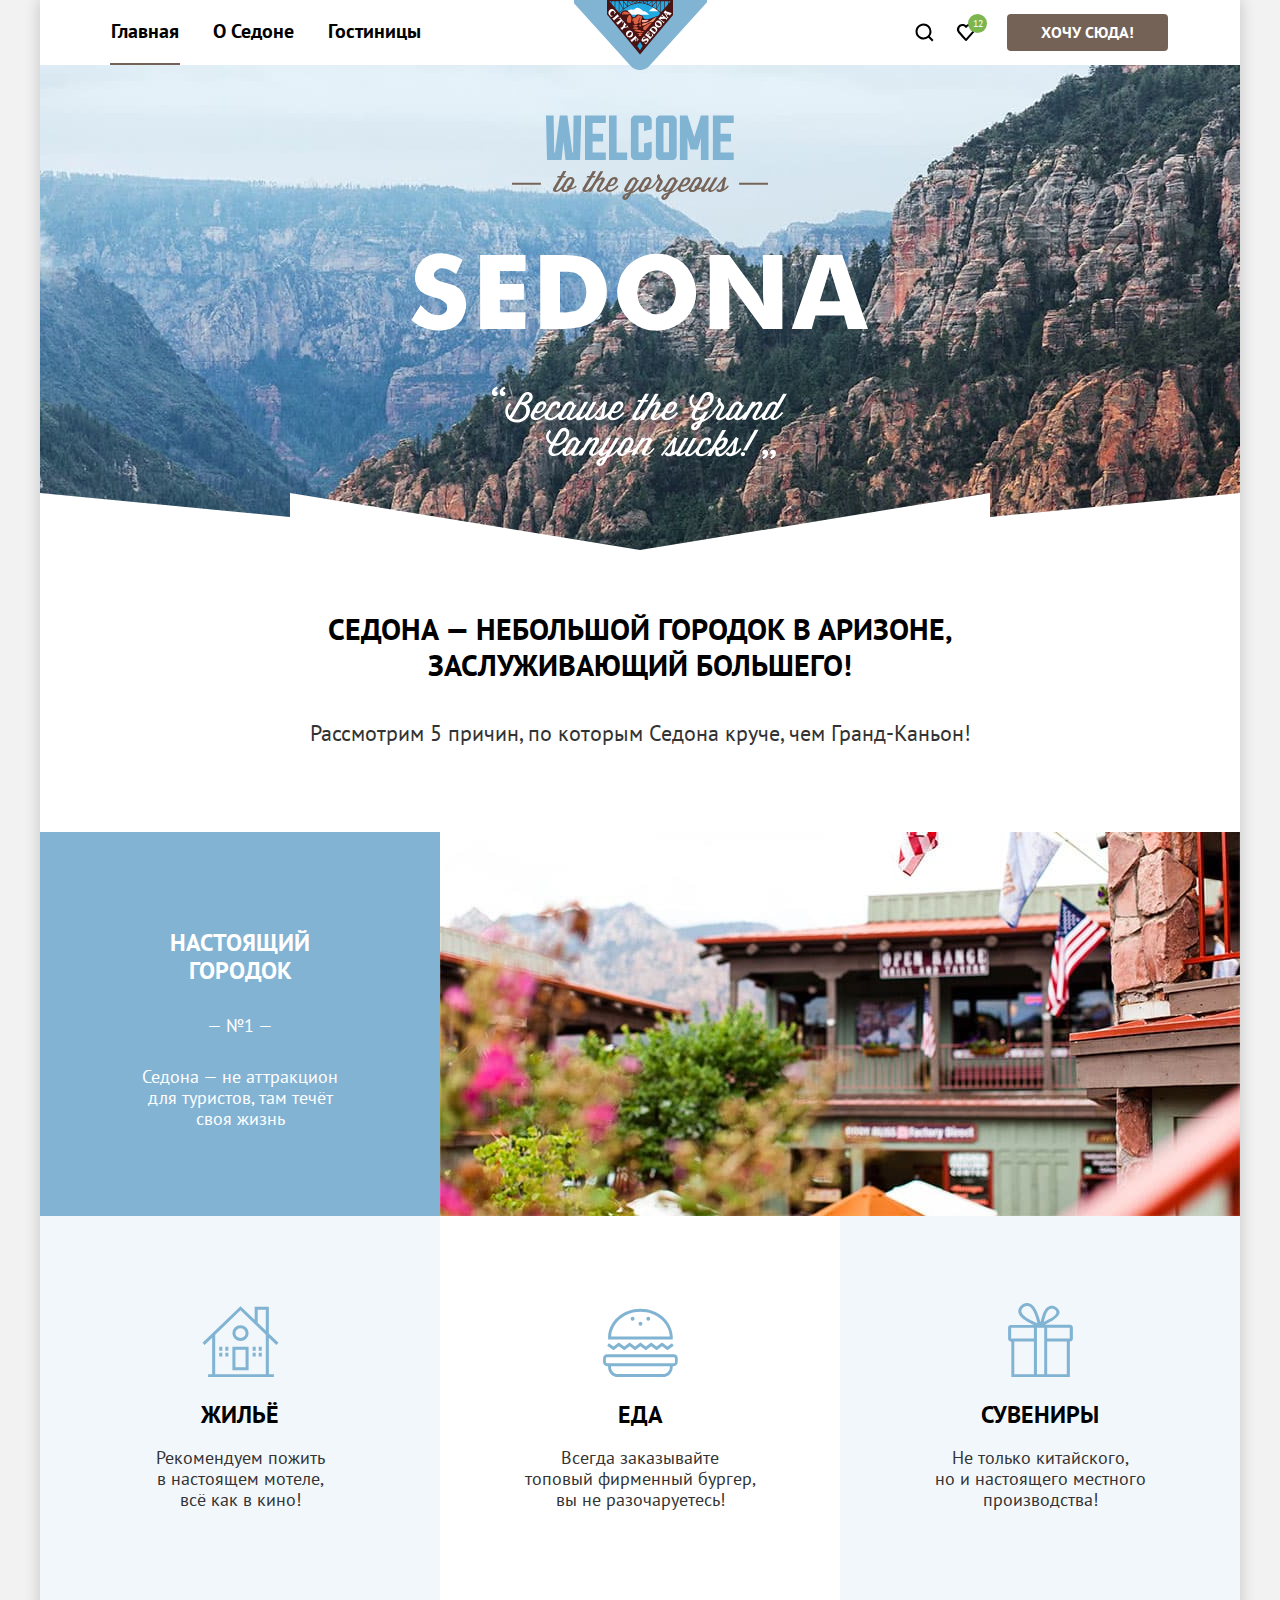
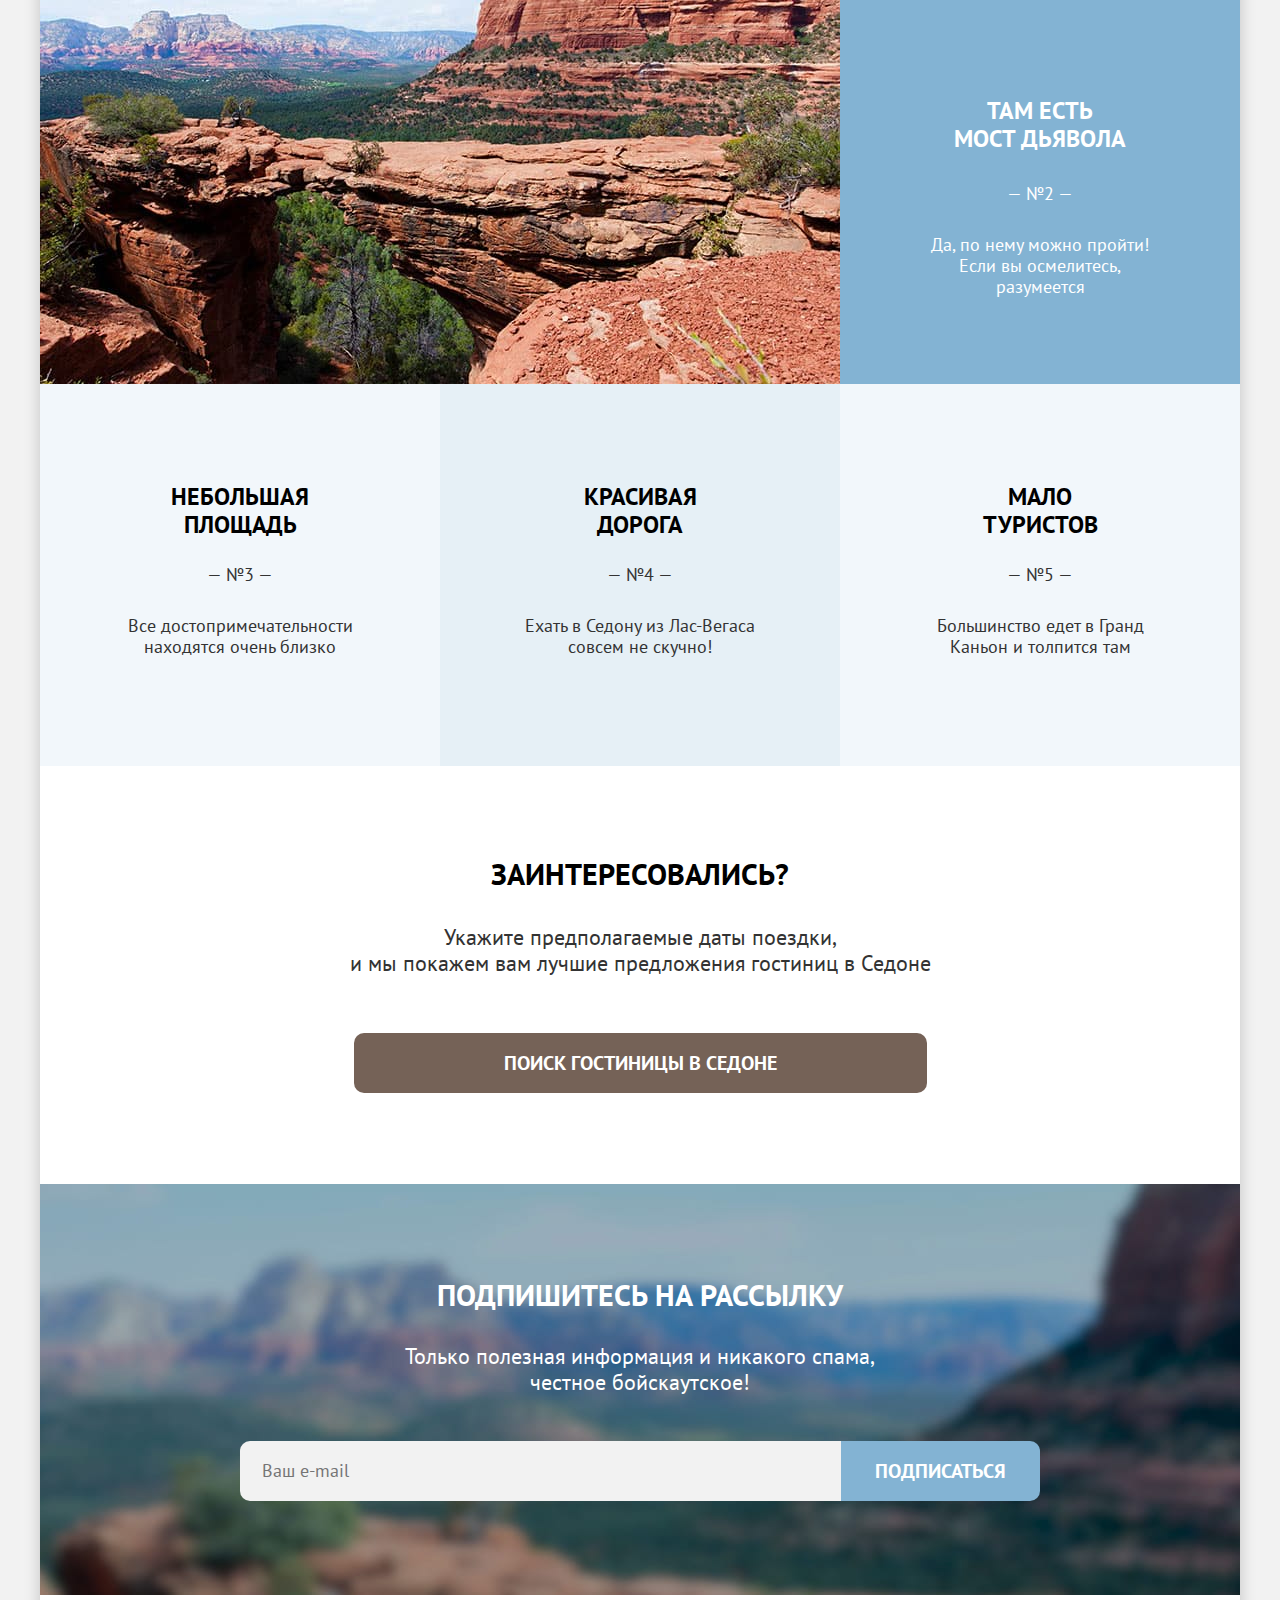
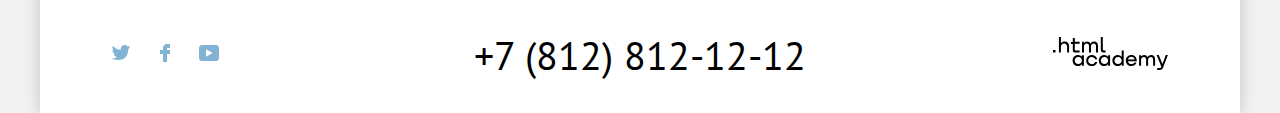
<file: index.html>
<!DOCTYPE html>
<html lang="ru">

<head>
  <meta charset="utf-8">
  <meta name="viewport" content="width=device-width, initial-scale=1">
  <title>Главная страница - Sedona</title>
  <link rel="stylesheet" href="styles/styles.css">
  <link rel="icon" href="favicon.ico">
  <link rel="icon" type="image/png" sizes="32x32" href="favicon-32x32.png">
</head>

<body>
  <div class="wrapper">
    <header class="page-header">
      <nav class="navigation">
        <ul class="navigation-list">
          <li class="navigation-item">
            <a class="navigation-link navigation-link-current">Главная</a>
          </li>
          <li class="navigation-item">
            <a class="navigation-link" href="#">О Седоне</a>
          </li>
          <li class="navigation-item">
            <a class="navigation-link" href="catalog.html">Гостиницы</a>
          </li>
        </ul>
        <a class="logo">
          <img class="logo-image" src="images/logo-sedona.svg" width="138" height="70" alt="Добро пожаловать в Седону.">
        </a>
        <ul class="navigation-list navigation-user">
          <li class="navigation-item">
            <a class="navigation-link" href="#">
              <svg class="navigation-icon" aria-hidden="true" focusable="false" width="20" height="20" fill="none"
                xmlns="http://www.w3.org/2000/svg">
                <path
                  d="m19.5 18-3.7-3.67c1-1.3 1.7-2.98 1.7-4.87a8 8 0 0 0-8-7.96c-4.4 0-8 3.68-8 8.06a8 8 0 0 0 12.9 6.26l3.7 3.68 1.4-1.5Zm-10-2.48a6 6 0 0 1-6-5.96 6 6 0 0 1 12 0 6 6 0 0 1-6 5.96Z"
                  fill="#000000" />
              </svg>
              <span class="visually-hidden">Поиск</span>
            </a>
          </li>
          <li class="navigation-item popover-open">
            <a class="navigation-link" href="#">
              <svg class="navigation-icon" aria-hidden="true" focusable="false" width="20" height="20" fill="none"
                xmlns="http://www.w3.org/2000/svg">
                <path
                  d="M9.9 19a.9.9 0 0 1-.8-.4c-5.4-6.1-6.7-7.5-7-7.9A5.4 5.4 0 0 1 6.5 2C7.8 2 9 2.5 10 3.3a5.46 5.46 0 0 1 9 4.1c0 1.3-.5 2.5-1.3 3.4l-7 7.9c-.2.2-.4.3-.8.3Zm-6-9.5c.3.4 3.5 4 6.1 6.9l6.2-7c.5-.5.7-1.2.7-2 0-1.8-1.5-3.3-3.3-3.3-1 0-2 .5-2.7 1.3-.3.3-.6.4-.9.4-.3 0-.6-.2-.8-.4-.7-.8-1.7-1.3-2.7-1.3-1.8 0-3.3 1.5-3.3 3.3-.1.9.3 1.6.7 2.1-.1 0-.1 0 0 0Z"
                  fill="#000000" />
              </svg>
              <span class="count-favorites">12</span>
              <span class="visually-hidden">Избранное</span>
            </a>
            <div class="popover popover-favorites">
              <div class="popover-content">
                <h2 class="visually-hidden">Избранное</h2>
                <ul class="favorites-items-list">
                  <li class="favorites-item">
                    <a class="favorites-item-content" href="#">
                      <img class="favorites-item-img" src="images/catalog/hotel-2.jpg" alt="Desert Quail Inn." width="48"
                        height="48">
                      <div class="favorites-item-content-wrapper">
                        <p class="favorites-item-title">Desert Quail Inn</p>
                        <p class="favorites-item-type">Мотель</p>
                      </div>
                    </a>
                    <button class="favorites-item-button" type="button">
                      <svg class="favorites-item-icon" aria-hidden="true" focusable="false" width="20" height="20"
                        fill="none" xmlns="http://www.w3.org/2000/svg">
                        <path
                          d="M17.3 4.3H2.6c-.3 0-.6.2-.6.5s.3.6.6.6h1.7v12c0 .3.3.6.6.6h10.2c.3 0 .6-.3.6-.6v-12h1.7c.3 0 .6-.3.6-.6s-.4-.5-.7-.5Zm-2.8 12.5H5.4V5.4h9.1v11.4ZM8.2 3.2h3.4c.3 0 .6-.3.6-.6S12 2 11.7 2H8.2c-.3 0-.5.3-.5.6s.2.6.5.6Z"
                          fill="#CCCCCC" />
                        <path
                          d="M8.2 14c.3 0 .6-.3.6-.6V7.7c0-.3-.3-.6-.6-.6s-.6.3-.6.6v5.7c.1.3.3.6.6.6ZM11.7 14c.3 0 .6-.3.6-.6V7.7c0-.3-.3-.6-.6-.6s-.6.4-.6.6v5.7c0 .3.2.6.6.6Z"
                          fill="#CCCCCC" />
                      </svg>
                      <span class="visually-hidden">Удалить из корзины</span>
                    </button>
                  </li>
                  <li class="favorites-item">
                    <a href="#" class="favorites-item-content">
                      <img class="favorites-item-img" src="images/catalog/hotel-3.jpg" alt="Villas at Poco Diablo."
                        width="48" height="48">
                      <div class="favorites-item-content-wrapper">
                        <p class="favorites-item-title">Villas at Poco Diablo</p>
                        <p class="favorites-item-type">Апартаменты</p>
                      </div>
                    </a>
                    <button class="favorites-item-button" type="button">
                      <svg class="favorites-item-icon" aria-hidden="true" focusable="false" width="20" height="20"
                        fill="none" xmlns="http://www.w3.org/2000/svg">
                        <path
                          d="M17.3 4.3H2.6c-.3 0-.6.2-.6.5s.3.6.6.6h1.7v12c0 .3.3.6.6.6h10.2c.3 0 .6-.3.6-.6v-12h1.7c.3 0 .6-.3.6-.6s-.4-.5-.7-.5Zm-2.8 12.5H5.4V5.4h9.1v11.4ZM8.2 3.2h3.4c.3 0 .6-.3.6-.6S12 2 11.7 2H8.2c-.3 0-.5.3-.5.6s.2.6.5.6Z"
                          fill="#CCCCCC" />
                        <path
                          d="M8.2 14c.3 0 .6-.3.6-.6V7.7c0-.3-.3-.6-.6-.6s-.6.3-.6.6v5.7c.1.3.3.6.6.6ZM11.7 14c.3 0 .6-.3.6-.6V7.7c0-.3-.3-.6-.6-.6s-.6.4-.6.6v5.7c0 .3.2.6.6.6Z"
                          fill="#CCCCCC" />
                      </svg>
                      <span class="visually-hidden">Удалить из корзины</span>
                    </button>
                  </li>
                </ul>
              </div>
              <a class="button-dark popover-button" href="#">Все избранные</a>
            </div>
          </li>
          <li class="navigation-item">
            <a class="button-dark button-navigation-favorites" href="#">Хочу сюда!</a>
          </li>
        </ul>
      </nav>
    </header>
    <main class="main-container main-index">
      <section class="welcome">
        <div class="welcome-wrapper">
          <h1 class="visually-hidden">Добро пожаловать в Седону</h1>
          <img class="welcome-image" src="images/welcome.svg" width="458" height="352" alt="Логотип города Седона.">
        </div>
        <div class="about-wrapper">
          <p class="about-title">Седона — небольшой городок в Аризоне, заслуживающий большего!</p>
          <p class="about-description">Рассмотрим 5 причин, по которым Седона круче, чем Гранд-Каньон!</p>
        </div>
      </section>
      <section class="advantages">
        <h2 class="visually-hidden">Преимущества</h2>
        <ul class="advantages-list">
          <li class="advantages-inner-item">
            <div class="advantages-inner-item-wrap">
              <h3 class="advantages-title">Настоящий городок</h3>
              <p class="advantages-count">№1</p>
              <p class="advantages-description">Седона — не аттракцион для туристов, там течёт своя жизнь</p>
            </div>
            <img class="advantages-image" src="images/real-city.jpg" width="800" height="384"
              alt="Седона — не аттракцион для туристов, там течёт своя жизнь.">
          </li>
          <li class="advantages-item advantages-item-icon">
            <h3 class="advantages-title advantages-item-icon-home">Жильё</h3>
            <p class="advantages-description">Рекомендуем пожить в&nbsp;настоящем мотеле,<br> всё как в кино!</p>
          </li>
          <li class="advantages-item advantages-item-icon">
            <h3 class="advantages-title advantages-item-icon-humburger">Еда</h3>
            <p class="advantages-description">Всегда заказывайте<br> топовый фирменный бургер, вы не разочаруетесь!</p>
          </li>
          <li class="advantages-item advantages-item-icon">
            <h3 class="advantages-title advantages-item-icon-present">Сувениры</h3>
            <p class="advantages-description">Не только китайского, но&nbsp;и&nbsp;настоящего местного производства!</p>
          </li>
          <li class="advantages-inner-item">
            <img class="advantages-image" src="images/bridge-devil.jpg" width="800" height="384"
              alt="Да, по нему можно пройти! Если вы осмелитесь, разумеется.">
            <div class="advantages-inner-item-wrap">
              <h3 class="advantages-title">Там есть мост дьявола</h3>
              <p class="advantages-count">№2</p>
              <p class="advantages-description">Да, по нему можно пройти! Если вы осмелитесь, разумеется</p>
            </div>
          </li>
          <li class="advantages-item">
            <h3 class="advantages-title">Небольшая площадь</h3>
            <p class="advantages-count">№3</p>
            <p class="advantages-description">Все достопримечательности находятся очень близко</p>
          </li>
          <li class="advantages-item">
            <h3 class="advantages-title">Красивая<br> дорога</h3>
            <p class="advantages-count">№4</p>
            <p class="advantages-description">Ехать в Седону из Лас-Вегаса совсем не скучно!</p>
          </li>
          <li class="advantages-item">
            <h3 class="advantages-title">Мало<br> туристов</h3>
            <p class="advantages-count">№5</p>
            <p class="advantages-description">Большинство едет в Гранд Каньон и толпится там</p>
          </li>
        </ul>
      </section>
      <section class="search">
        <h2 class="visually-hidden">Поиск гостиницы</h2>
        <h3 class="search-title">Заинтересовались?</h3>
        <p class="search-description">Укажите предполагаемые даты поездки,<br> и мы покажем вам лучшие предложения
          гостиниц в Седоне</p>
        <a class="button-dark button-search-all" href="catalog.html">Поиск гостиницы в Седоне</a>
      </section>
      <section class="newsletter">
        <h2 class="newsletter-title">Подпишитесь на рассылку</h2>
        <p class="newsletter-description">Только полезная информация и никакого спама,<br> честное бойскаутское!</p>
        <form class="newsletter-form" action="https://echo.htmlacademy.ru/" method="post">
          <label class="visually-hidden" for="newsletter-email">Введите Email</label>
          <input class="newsletter-email" type="email" name="newsletter-email" placeholder="Ваш e-mail"
            id="newsletter-email" required>
          <button class="button-light button-newsletter-subscribe" type="submit">Подписаться</button>
        </form>
      </section>
    </main>
    <footer class="page-footer">
      <section class="footer-social">
        <h2 class="visually-hidden">Мы в социальных сетях</h2>
        <ul class="footer-social-list">
          <li class="footer-social-item">
            <a class="footer-social-link" href="https://twitter.com/htmlacademy_ru">
              <svg class="footer-social-icon" aria-hidden="true" focusable="false" width="18" height="15" viewBox="0 0 18 15" fill="none" xmlns="http://www.w3.org/2000/svg"><g clip-path="url(#a)"><path d="M11.6.2c1.8-.5 3.2.3 3.8 1.2.7-.2 1.4-.5 2.1-.7 0 .9-.6 1.5-.9 1.8.7.1 1.4-.6 1.4-.6-.2 1-1.1 1.8-1.7 2C16.1 10.7 13 15.1 5.7 15h-.5c-.4 0-4.4-.5-5.2-1.9 2.4.2 4.1-.4 5-1.2-1-.3-2.9-.4-3.2-2.9.4.1.6.2 1.3.1C1.8 8.3.4 7.5.5 5.3c.3.3 1.1.5 1.4.5C1.1 5.6-.2 2.5.9.9c1.9 1.9 4 3.6 7.6 3.8C8.7 2.3 9.7.8 11.6.2Z" fill="#83B3D3"/></g><defs><clipPath id="a"><path fill="#fff" d="M0 0h18v15H0z"/></clipPath></defs></svg>
              <span class="visually-hidden">Твиттер</span>
            </a>
          </li>
          <li class="footer-social-item">
            <a class="footer-social-link" href="https://www.facebook.com/htmlacademy">
              <svg class="footer-social-icon footer-social-icon-facebook" aria-hidden="true" focusable="false" width="10" height="18" viewBox="0 0 10 18" fill="none" xmlns="http://www.w3.org/2000/svg"><path d="M7 0C4.8 0 3 1.8 3 4v2H0v4h3v8h4v-8h3V6H7V4h3V0H7Z" fill="#83B3D3"/></svg>
              <span class="visually-hidden">Facebook</span>
            </a>
          </li>
          <li class="footer-social-item">
            <a class="footer-social-link" href="https://www.youtube.com/channel/UChUxTMjJGo-JDRY8pNTGL2g">
              <svg class="footer-social-icon" aria-hidden="true" focusable="false" width="20" height="16" viewBox="0 0 20 16" fill="none" xmlns="http://www.w3.org/2000/svg"><path d="M17 0H2.9C1.2 0 0 1.5 0 3.2v9.5C0 14.5 1.2 16 2.9 16h14.3c1.5 0 2.9-1.5 2.9-3.2V3.2C19.9 1.5 18.7 0 17 0ZM7 11.8V4.2L13.7 8 7 11.8Z" fill="#83B3D3"/></svg>
              <span class="visually-hidden">YouTube</span>
            </a>
          </li>
        </ul>
      </section>
      <section class="footer-contact">
        <h2 class="visually-hidden">Наш номер телефона</h2>
        <a class="footer-contacts-phone" href="tel:78128121212">+7 (812) 812-12-12</a>
      </section>
      <section class="footer-developer">
        <h2 class="visually-hidden">Разработчики сайта</h2>
        <a class="footer-developer-link" href="https://htmlacademy.ru/">
          <svg class="footer-developer-icon" aria-hidden="true" focusable="false" width="115" height="34" fill="none"
            xmlns="http://www.w3.org/2000/svg">
            <path
              d="M0 12.9v2.6h2.5v-2.6H0ZM11.6 4.5c-1.6 0-2.8.7-3.6 1.7h-.1V0h-2v15.5h2v-5.3c0-2.1 1.3-3.6 3.3-3.6 1.8 0 2.9 1.4 2.9 3.2v5.7h2V9.4c.1-3-1.8-4.9-4.5-4.9ZM26.6 4.8h-4.8V1.1h-2v3.8h-1.9v2h1.9v6c0 1.7 1 2.7 2.7 2.7h4.1v-2h-3.7c-.7 0-1.1-.4-1.1-1.1V6.8h4.8v-2ZM41.1 4.6c-1.6 0-2.9.8-3.5 2.1h-.1c-.6-1.2-1.8-2.1-3.4-2.1-1.4 0-2.5.8-3.1 1.8h-.1V4.8H29v10.6h2V10c0-2 1-3.5 2.6-3.5 1.5 0 2.4 1 2.4 2.6v6.3h2V9.8c0-2.4 1.4-3.3 2.6-3.3 1.5 0 2.4 1 2.4 2.6v6.3h2V8.9c.1-2.5-1.4-4.3-3.9-4.3ZM47.8 12.7c0 1.7 1 2.7 2.8 2.7h2v-2h-1.7c-.7 0-1.1-.4-1.1-1.1V0h-2v12.7ZM28.9 19.7c-.9-1.1-2.2-1.8-3.9-1.8-3.1 0-5.4 2.3-5.4 5.6s2.3 5.6 5.4 5.6c1.8 0 3-.8 3.8-1.9h.1v1.6h2V18.2h-2v1.5Zm-3.6 7.4c-2.2 0-3.6-1.6-3.6-3.6s1.4-3.6 3.6-3.6 3.6 1.6 3.6 3.6c0 1.9-1.4 3.6-3.6 3.6ZM44.2 22c-.5-2.4-2.6-4.1-5.4-4.1a5.4 5.4 0 0 0-5.6 5.6c0 3.1 2.2 5.6 5.6 5.6 2.8 0 4.9-1.8 5.4-4.2h-2.1a3.4 3.4 0 0 1-3.3 2.3c-2.2 0-3.6-1.6-3.6-3.6s1.4-3.6 3.6-3.6c1.6 0 2.8 1 3.3 2.2h2.1V22ZM55.1 19.7c-.9-1.1-2.2-1.8-3.9-1.8-3.1 0-5.4 2.3-5.4 5.6s2.3 5.6 5.4 5.6c1.8 0 3-.8 3.8-1.9h.1v1.6h2V18.2h-2v1.5Zm-3.6 7.4c-2.2 0-3.6-1.6-3.6-3.6s1.4-3.6 3.6-3.6 3.6 1.6 3.6 3.6c0 1.9-1.5 3.6-3.6 3.6ZM68.7 19.8c-.9-1.1-2.2-1.9-3.9-1.9-3.1 0-5.4 2.3-5.4 5.6s2.2 5.6 5.4 5.6c1.7 0 3-.8 3.8-1.8h.1v1.5h2V13.4h-2v6.4Zm-3.6 7.3c-2.2 0-3.6-1.6-3.6-3.6s1.4-3.6 3.6-3.6 3.6 1.6 3.6 3.6c-.1 2-1.5 3.6-3.6 3.6ZM78.3 17.9c-3.3 0-5.5 2.5-5.5 5.6 0 3 2.1 5.6 5.5 5.6 2.5 0 4.5-1.3 5.2-3.6h-2.1c-.5 1-1.6 1.6-3 1.6-1.9 0-3.3-1.3-3.4-2.9h8.8c.2-3.6-2-6.3-5.5-6.3Zm0 1.9c1.7 0 3 1 3.3 2.6h-6.5c.3-1.5 1.5-2.6 3.2-2.6ZM98.2 17.9c-1.6 0-2.9.8-3.6 2h-.1c-.6-1.2-1.8-2-3.4-2-1.4 0-2.5.7-3.1 1.8v-1.5h-1.9v10.6h2v-5.4c0-2 1-3.4 2.6-3.5 1.5 0 2.4 1 2.4 2.6v6.3h2v-5.6c0-2.4 1.4-3.3 2.6-3.3 1.5 0 2.4 1 2.4 2.6v6.3h2v-6.5c.1-2.6-1.4-4.4-3.9-4.4ZM109.4 27l-3.6-8.9h-2.2l4.8 11.6c-.3.9-.7 1.2-1.7 1.2h-2.5v2h2.5c1.8 0 2.8-.8 3.5-2.6l4.7-12.2h-2.1l-3.4 8.9Z"
              fill="#000000" />
          </svg>
          <span class="visually-hidden">HTML Academy</span>
        </a>
      </section>
    </footer>
    <!-- Чтобы окно отображалося необходимо убрать класс modal-container-close -->
    <div class="modal-container modal-container-close">
      <div class="modal modal-search">
        <button class="modal-close-button" type="button">
          <svg class="modal-close-icon" aria-hidden="true" focusable="false" width="13" height="13" viewBox="0 0 13 13"
            fill="none" xmlns="http://www.w3.org/2000/svg">
            <path d="M13 1.2 11.8 0 6.5 5.3 1.2 0 0 1.2l5.3 5.3L0 11.8 1.2 13l5.3-5.3 5.3 5.3 1.2-1.2-5.3-5.3L13 1.2Z"
              fill="#000000" />
          </svg>
          <span class="visually-hidden">Закрыть</span>
        </button>
        <section class="modal-content">
          <h2 class="modal-title">Поиск гостиницы в Седоне</h2>
          <form class="modal-form" action="https://echo.htmlacademy.ru/" method="post">
            <label class="modal-form-label" for="modal-arrival-date">Дата заезда:</label>
            <div class="modal-form-input-wrap">
              <input class="modal-form-input modal-form-input-text modal-form-massage-error" type="text"
                id="modal-arrival-date" name="modal-arrival-date" value="27 апреля 2020" placeholder="Укажите дату" required>
              <span class="modal-error">Мы не можем отправить вас в прошлое.</span>
            </div>
            <label class="modal-form-label" for="modal-departure-date">Дата выезда:</label>
            <div class="modal-form-input-wrap">
              <input class="modal-form-input modal-form-input-text modal-form-massage-success" type="text"
                id="modal-departure-date" name="modal-departure-date" value="1 сентября 2021"
                placeholder="Укажите дату" required>
              <span class="modal-success">На эти даты есть свободные номера. Пока есть.</span>
            </div>
            <label class="modal-form-label" for="modal-adult-count">Взрослые:</label>
            <div class="modal-form-count-wrap modal-form-input-adult-wrap">
              <button class="modal-form-count-button modal-form-button-minus" type="button">
                <svg class="modal-form-count-icon" aria-hidden="true" width="13" height="13" viewBox="0 0 13 13"
                  fill="none" xmlns="http://www.w3.org/2000/svg">
                  <path d="M13 6H7H6H0V8H6H7H13V6Z" fill="#A9A9A9" />
                </svg>
              </button>
              <input class="modal-form-input modal-form-input-count modal-adult-count" type="text"
                id="modal-adult-count" name="modal-adult-count" value="2" required>
              <button class="modal-form-count-button modal-form-button-plus" type="button">
                <svg class="modal-form-count-icon" aria-hidden="true" focusable="false" width="20" height="20"
                  fill="none" viewBox="0 0 20 20" xmlns="http://www.w3.org/2000/svg">
                  <path d="M17 9h-6V3H9v6H3v2h6v6h2v-6h6V9Z" fill="#A9A9A9" />
                </svg>
              </button>
            </div>
            <div class="modal-form-field-icon">
              <label class="modal-form-label" for="modal-child-count">Дети:</label>
              <span class="info info-open">
                <span class="info-content">Укажите количество детей, которые будут с вами, возраст которых от 6 до 18
                  лет. Дети до 6 лет размещаются бесплатно.</span>
                <span class="visually-hidden">Посмотреть дополнительную информацию</span>
              </span>
            </div>
            <div class="modal-form-count-wrap modal-form-input-child-wrap">
              <button class="modal-form-count-button modal-form-button-minus" type="button">
                <svg class="modal-form-count-icon" aria-hidden="true" width="13" height="13" viewBox="0 0 13 13"
                  fill="none" xmlns="http://www.w3.org/2000/svg">
                  <path d="M13 6H7H6H0V8H6H7H13V6Z" fill="#A9A9A9" />
                </svg>
              </button>
              <input class="modal-form-input modal-form-input-count modal-child-count" type="text"
                id="modal-child-count" name="modal-child-count" value="1" required>
              <button class="modal-form-count-button modal-form-button-plus" type="button">
                <svg class="modal-form-count-icon" aria-hidden="true" focusable="false" width="20" height="20"
                  fill="none" viewBox="0 0 20 20" xmlns="http://www.w3.org/2000/svg">
                  <path d="M17 9h-6V3H9v6H3v2h6v6h2v-6h6V9Z" fill="#A9A9A9" />
                </svg>
              </button>
            </div>
            <button class="button-light modal-form-button" type="submit">Найти</button>
          </form>
        </section>
      </div>
    </div>
  </div>
</body>
</html>
</file>
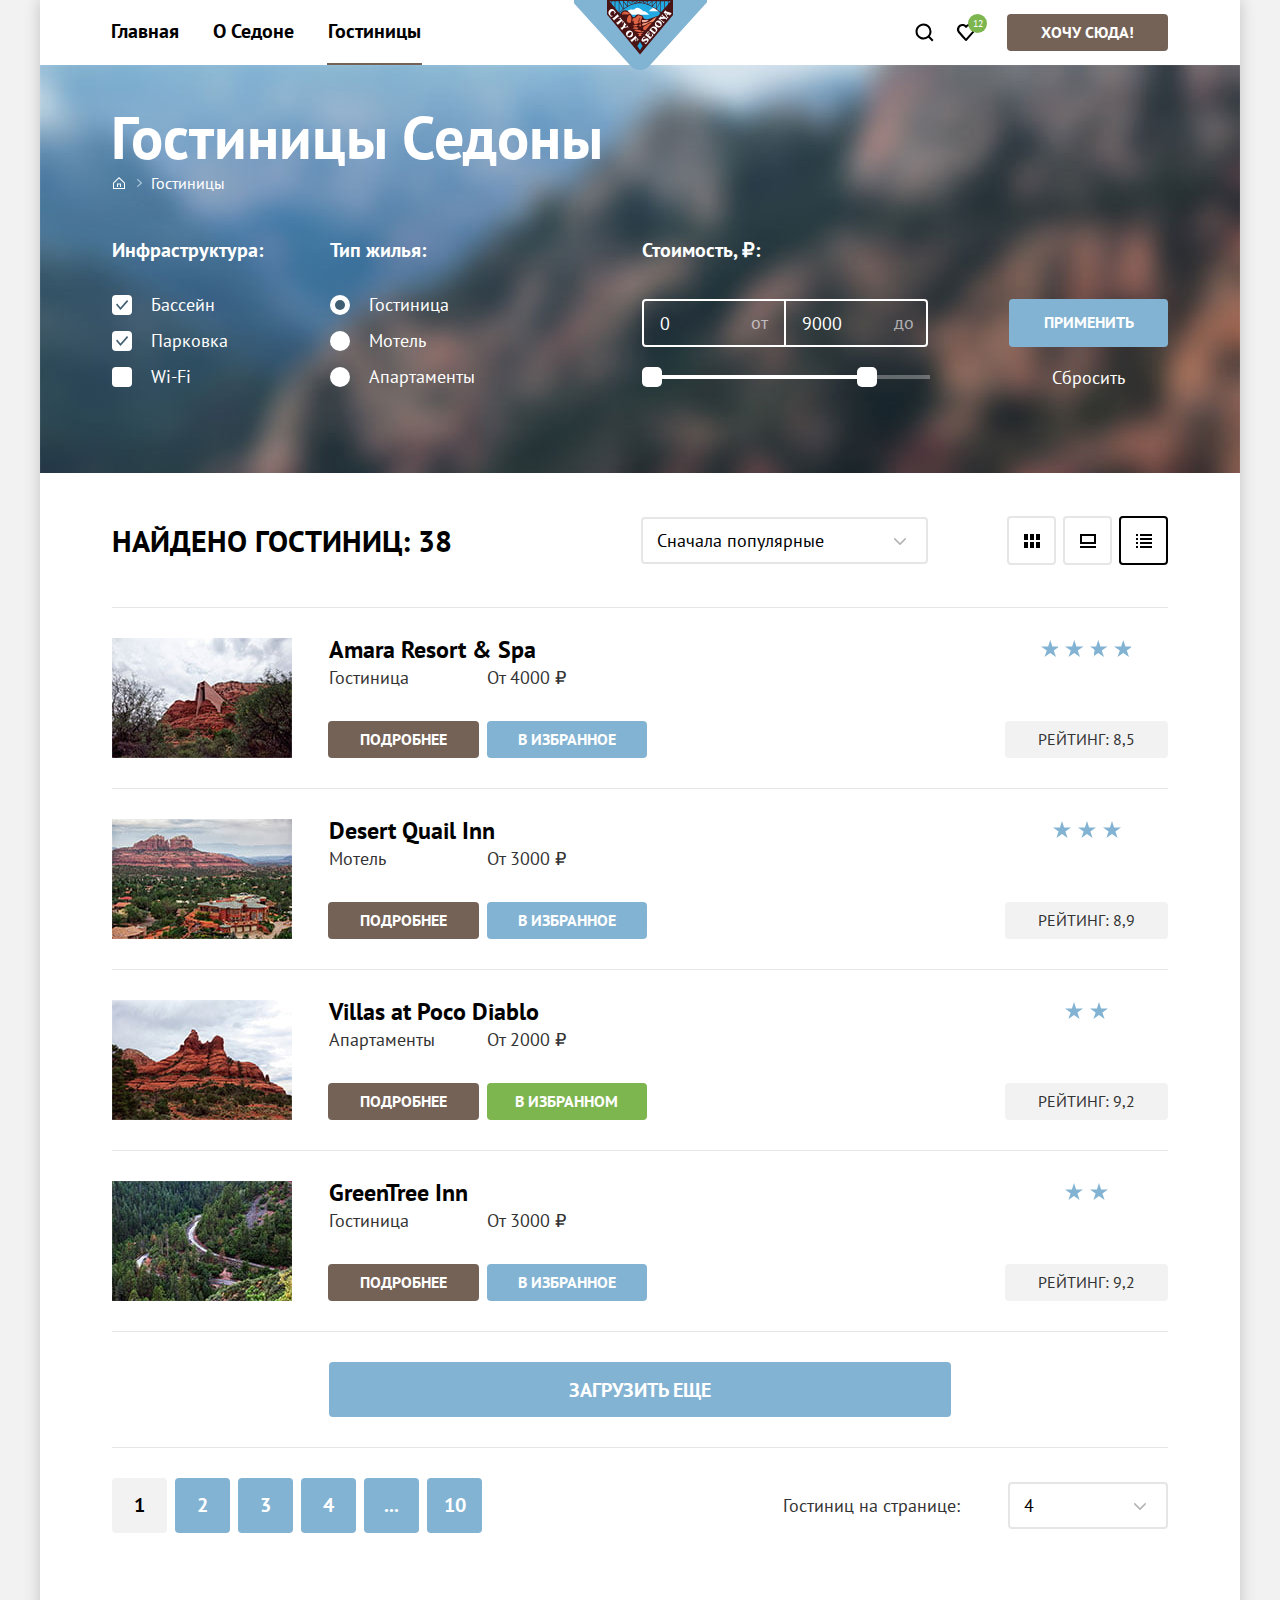
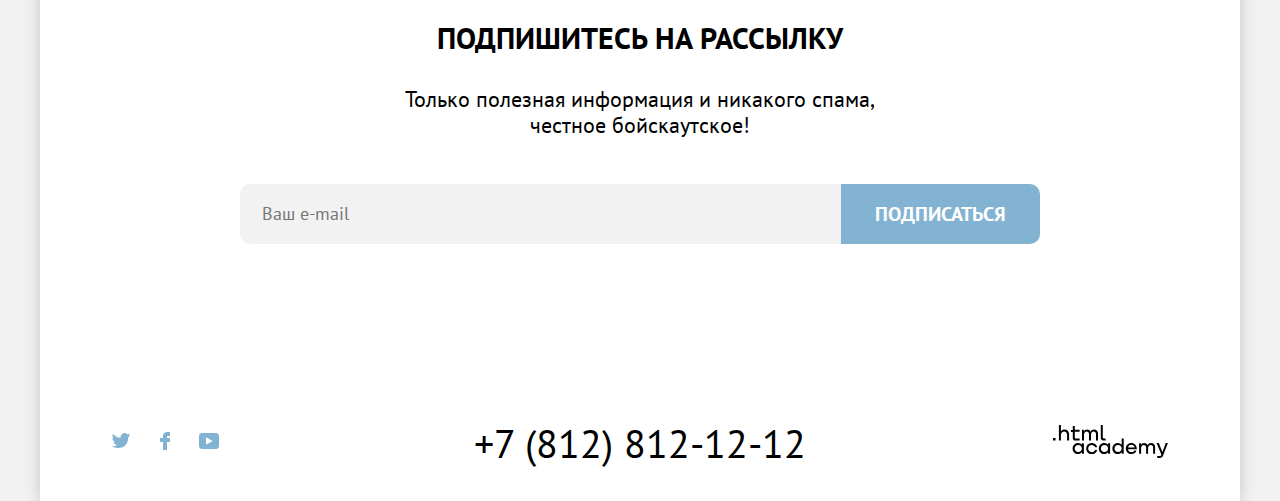
<file: catalog.html>
<!DOCTYPE html>
<html lang="ru">

<head>
  <meta charset="utf-8" />
  <meta name="viewport" content="width=device-width, initial-scale=1">
  <title>Каталог - Sedona</title>
  <link rel="stylesheet" href="styles/styles.css">
  <link rel="icon" href="favicon.ico">
  <link rel="icon" type="image/png" sizes="32x32" href="favicon-32x32.png">
</head>

<body>
  <div class="wrapper">
    <header class="page-header">
      <nav class="navigation">
        <ul class="navigation-list">
          <li class="navigation-item">
            <a class="navigation-link" href="index.html">Главная</a>
          </li>
          <li class="navigation-item">
            <a class="navigation-link" href="#">О Седоне</a>
          </li>
          <li class="navigation-item">
            <a class="navigation-link navigation-link-current">Гостиницы</a>
          </li>
        </ul>
        <a class="logo" href="index.html">
          <img class="logo-image" src="images/logo-sedona.svg" width="138" height="70" alt="Логотип города Седона.">
        </a>
        <ul class="navigation-list navigation-user">
          <li class="navigation-item">
            <a class="navigation-link" href="#">
              <svg class="navigation-icon" aria-hidden="true" focusable="false" width="20" height="20" fill="none"
                xmlns="http://www.w3.org/2000/svg">
                <path
                  d="m19.5 18-3.7-3.67c1-1.3 1.7-2.98 1.7-4.87a8 8 0 0 0-8-7.96c-4.4 0-8 3.68-8 8.06a8 8 0 0 0 12.9 6.26l3.7 3.68 1.4-1.5Zm-10-2.48a6 6 0 0 1-6-5.96 6 6 0 0 1 12 0 6 6 0 0 1-6 5.96Z"
                  fill="#000000" />
              </svg>
              <span class="visually-hidden">Поиск</span>
            </a>
          </li>
          <li class="navigation-item popover-open">
            <a class="navigation-link" href="#">
              <svg class="navigation-icon" aria-hidden="true" focusable="false" width="20" height="20" fill="none"
                xmlns="http://www.w3.org/2000/svg">
                <path
                  d="M9.9 19a.9.9 0 0 1-.8-.4c-5.4-6.1-6.7-7.5-7-7.9A5.4 5.4 0 0 1 6.5 2C7.8 2 9 2.5 10 3.3a5.46 5.46 0 0 1 9 4.1c0 1.3-.5 2.5-1.3 3.4l-7 7.9c-.2.2-.4.3-.8.3Zm-6-9.5c.3.4 3.5 4 6.1 6.9l6.2-7c.5-.5.7-1.2.7-2 0-1.8-1.5-3.3-3.3-3.3-1 0-2 .5-2.7 1.3-.3.3-.6.4-.9.4-.3 0-.6-.2-.8-.4-.7-.8-1.7-1.3-2.7-1.3-1.8 0-3.3 1.5-3.3 3.3-.1.9.3 1.6.7 2.1-.1 0-.1 0 0 0Z"
                  fill="#000000" />
              </svg>
              <span class="count-favorites">12</span>
              <span class="visually-hidden">Избранное</span>
            </a>
            <div class="popover popover-favorites">
              <div class="popover-content">
                <h2 class="visually-hidden">Избранное</h2>
                <ul class="favorites-items-list">
                  <li class="favorites-item">
                    <a class="favorites-item-content" href="#">
                      <img class="favorites-item-img" src="images/catalog/hotel-2.jpg" alt="Desert Quail Inn." width="48"
                        height="48">
                      <div class="favorites-item-content-wrapper">
                        <p class="favorites-item-title">Desert Quail Inn</p>
                        <p class="favorites-item-type">Мотель</p>
                      </div>
                    </a>
                    <button class="favorites-item-button" type="button">
                      <svg class="favorites-item-icon" aria-hidden="true" focusable="false" width="20" height="20"
                        fill="none" xmlns="http://www.w3.org/2000/svg">
                        <path
                          d="M17.3 4.3H2.6c-.3 0-.6.2-.6.5s.3.6.6.6h1.7v12c0 .3.3.6.6.6h10.2c.3 0 .6-.3.6-.6v-12h1.7c.3 0 .6-.3.6-.6s-.4-.5-.7-.5Zm-2.8 12.5H5.4V5.4h9.1v11.4ZM8.2 3.2h3.4c.3 0 .6-.3.6-.6S12 2 11.7 2H8.2c-.3 0-.5.3-.5.6s.2.6.5.6Z"
                          fill="#CCCCCC" />
                        <path
                          d="M8.2 14c.3 0 .6-.3.6-.6V7.7c0-.3-.3-.6-.6-.6s-.6.3-.6.6v5.7c.1.3.3.6.6.6ZM11.7 14c.3 0 .6-.3.6-.6V7.7c0-.3-.3-.6-.6-.6s-.6.4-.6.6v5.7c0 .3.2.6.6.6Z"
                          fill="#CCCCCC" />
                      </svg>
                      <span class="visually-hidden">Удалить из корзины</span>
                    </button>
                  </li>
                  <li class="favorites-item">
                    <a href="#" class="favorites-item-content">
                      <img class="favorites-item-img" src="images/catalog/hotel-3.jpg" alt="Villas at Poco Diablo."
                        width="48" height="48">
                      <div class="favorites-item-content-wrapper">
                        <p class="favorites-item-title">Villas at Poco Diablo</p>
                        <p class="favorites-item-type">Апартаменты</p>
                      </div>
                    </a>
                    <button class="favorites-item-button" type="button">
                      <svg class="favorites-item-icon" aria-hidden="true" focusable="false" width="20" height="20"
                        fill="none" xmlns="http://www.w3.org/2000/svg">
                        <path
                          d="M17.3 4.3H2.6c-.3 0-.6.2-.6.5s.3.6.6.6h1.7v12c0 .3.3.6.6.6h10.2c.3 0 .6-.3.6-.6v-12h1.7c.3 0 .6-.3.6-.6s-.4-.5-.7-.5Zm-2.8 12.5H5.4V5.4h9.1v11.4ZM8.2 3.2h3.4c.3 0 .6-.3.6-.6S12 2 11.7 2H8.2c-.3 0-.5.3-.5.6s.2.6.5.6Z"
                          fill="#CCCCCC" />
                        <path
                          d="M8.2 14c.3 0 .6-.3.6-.6V7.7c0-.3-.3-.6-.6-.6s-.6.3-.6.6v5.7c.1.3.3.6.6.6ZM11.7 14c.3 0 .6-.3.6-.6V7.7c0-.3-.3-.6-.6-.6s-.6.4-.6.6v5.7c0 .3.2.6.6.6Z"
                          fill="#CCCCCC" />
                      </svg>
                      <span class="visually-hidden">Удалить из корзины</span>
                    </button>
                  </li>
                </ul>
              </div>
              <a class="button-dark popover-button" href="#">Все избранные</a>
            </div>
          </li>
          <li class="navigation-item">
            <a class="button-dark button-navigation-favorites" href="#">Хочу сюда!</a>
          </li>
        </ul>
      </nav>
    </header>
    <main class="main-container main-inner">
      <section class="inner-header">
        <h1 class="inner-header-title">Гостиницы Седоны</h1>
        <ul class="breadcrumbs">
          <li class="breadcrumbs-item">
            <a href="index.html" class="breadcrumbs-link">
              <svg class="breadcrumbs-icon" aria-hidden="true" focusable="false" width="20" height="20" fill="none"
                xmlns="http://www.w3.org/2000/svg">
                <path d="M10 3 4 8.8V15h12V8.8L10 3Zm5 11H5V9.2l5-4.8 5 4.8V14Z" fill="#ffffff" />
                <path d="M8 13h1v-2.5h2V13h1V9.5H8V13Z" fill="#ffffff" />
              </svg>
              <span class="visually-hidden">Главная</span>
            </a>
          </li>
          <li class="breadcrumbs-item">
            <a class="breadcrumbs-link">Гостиницы</a>
          </li>
        </ul>
        <form class="inner-filter-form" action="https://echo.htmlacademy.ru/" method="post">
          <fieldset class="inner-filter-form-group">
            <legend class="inner-filter-form-title">Инфраструктура:</legend>
            <ul class="inner-filter-list">
              <li class="inner-filter-item">
                <label class="control">
                  <input class="visually-hidden control-input" type="checkbox" name="pool" checked>
                  <span class="control-mark"></span>
                  <span class="control-label">Бассейн</span>
                </label>
              </li>
              <li class="inner-filter-item">
                <label class="control">
                  <input class="visually-hidden control-input" type="checkbox" name="parking" checked>
                  <span class="control-mark"></span>
                  <span class="control-label">Парковка</span>
                </label>
              </li>
              <li class="inner-filter-item">
                <label class="control">
                  <input class="visually-hidden control-input" type="checkbox" name="wifi">
                  <span class="control-mark"></span>
                  <span class="control-label">Wi-Fi</span>
                </label>
              </li>
            </ul>
          </fieldset>
          <fieldset class="inner-filter-form-group">
            <legend class="inner-filter-form-title">Тип жилья:</legend>
            <ul class="inner-filter-list">
              <li class="inner-filter-item">
                <label class="control">
                  <input class="visually-hidden control-input" type="radio" name="type-of-hotel" value="hotel" checked>
                  <span class="control-mark"></span>
                  <span class="control-label">Гостиница</span>
                </label>
              </li>
              <li class="inner-filter-item">
                <label class="control">
                  <input class="visually-hidden control-input" type="radio" name="type-of-hotel" value="motel">
                  <span class="control-mark"></span>
                  <span class="control-label">Мотель</span>
                </label>
              </li>
              <li class="inner-filter-item">
                <label class="control">
                  <input class="visually-hidden control-input" type="radio" name="type-of-hotel" value="apartments">
                  <span class="control-mark"></span>
                  <span class="control-label">Апартаменты</span>
                </label>
              </li>
            </ul>
          </fieldset>
          <fieldset class="inner-filter-form-group inner-filter-form-group-costs">
            <legend class="inner-filter-form-title">Стоимость, ₽:</legend>
            <div class="range">
              <div class="range-wrapper-inputs">
                <label class="inner-filter-label">
                  <input class="range-input" type="number" placeholder="0" name="min-price"><span
                    class="range-input-text">от</span>
                </label>
                <label class="inner-filter-label">
                  <input class="range-input" type="number" placeholder="9000" name="max-price"><span
                    class="range-input-text">до</span>
                </label>
              </div>
              <div class="range-scale">
                <div class="range-bar" style="left: 0px; width: 235px">
                  <button class="range-toggle toggle-min" type="button">
                    <span class="visually-hidden">Изменить минимальную цену</span>
                  </button>
                  <button class="range-toggle toggle-max" type="button">
                    <span class="visually-hidden">Изменить максимальную цену</span>
                  </button>
                </div>
              </div>
            </div>
          </fieldset>
          <div class="inner-form-button-wrap">
            <button class="button-light inner-filter-form-apply" type="submit">Применить</button>
            <button class="inner-filter-form-reset" type="reset">Сбросить</button>
          </div>
        </form>
      </section>
      <section class="catalog">
        <div class="catalog-navigation-wrap">
          <h2 class="catalog-title">Найдено гостиниц: <span class="catalog-count">38</span></h2>
          <form class="sorting-type" action="https://echo.htmlacademy.ru/" method="post">
            <div class="select">
              <label class="visually-hidden" for="sorting">Сортировка</label>
              <select class="select-control" name="sorting" id="sorting">
                <option value="popular">Сначала популярные</option>
                <option value="cheap">Сначала дешёвые</option>
                <option value="expansive">Сначала дорогие</option>
              </select>
            </div>
            <button class="visually-hidden" type="submit">Отсортировать гостиницы</button>
          </form>
          <div class="catalog-sorting-wrap">
            <a class="catalog-sorting-toggle catalog-sorting-table" href="#">
              <span class="visually-hidden">Показать в виде таблицы</span>
            </a>
            <a class="catalog-sorting-toggle catalog-sorting-card" href="#">
              <span class="visually-hidden">Показать в виде карточки</span>
            </a>
            <a class="catalog-sorting-toggle catalog-sorting-list catalog-sorting-toggle-currient" href="#">
              <span class="visually-hidden">Показать в виде списка</span>
            </a>
          </div>
        </div>
        <ul class="product-card-list">
          <li class="product-card">
            <a class="product-card-image-link" href="#">
              <img class="product-card-image" src="images/catalog/hotel-1.jpg" width="180" height="120"
                alt="Amara Resort & Spa.">
            </a>
            <div class="product-card-content-wrap">
              <h3 class="product-card-title"><a class="product-card-title-link" href="#">Amara Resort & Spa</a></h3>
              <span class="product-card-type">Гостиница</span>
              <span class="product-card-price">От 4000 ₽</span>
              <a class="button-dark product-card-button product-card-button-more" href="#">Подробнее</a>
              <button class="button-light product-card-button product-card-button-favorites" type="button">В
                избранное</button>
              <button class="visually-hidden button-green product-card-button product-card-button-favorites"
                type="button">В избранном</button>
              <div class="rating">
              </div>
              <div class="button product-card-button-rating">Рейтинг: 8,5</div>
            </div>
          </li>
          <li class="product-card">
            <a class="product-card-image-link" href="#">
              <img class="product-card-image" src="images/catalog/hotel-2.jpg" width="180" height="120"
                alt="Desert Quail Inn.">
            </a>
            <div class="product-card-content-wrap">
              <h3 class="product-card-title"><a class="product-card-title-link" href="#">Desert Quail Inn</a></h3>
              <span class="product-card-type">Мотель</span>
              <span class="product-card-price">От 3000 ₽</span>
              <a class="button-dark product-card-button product-card-button-more" href="#">Подробнее</a>
              <button class="button-light product-card-button product-card-button-favorites" type="button">В
                избранное</button>
              <button class="visually-hidden button-green product-card-button product-card-button-favorites"
                type="button">В избранном</button>
              <div class="rating">
              </div>
              <div class="button product-card-button-rating">Рейтинг: 8,9</div>
            </div>
          </li>
          <li class="product-card">
            <a class="product-card-image-link" href="#">
              <img class="product-card-image" src="images/catalog/hotel-3.jpg" width="180" height="120"
                alt="Villas at Poco Diablo.">
            </a>
            <div class="product-card-content-wrap">
              <h3 class="product-card-title"><a class="product-card-title-link" href="#">Villas at Poco Diablo</a></h3>
              <span class="product-card-type">Апартаменты</span>
              <span class="product-card-price">От 2000 ₽</span>
              <a class="button-dark product-card-button product-card-button-more" href="#">Подробнее</a>
              <button class="visually-hidden button-light product-card-button product-card-button-favorites"
                type="button">В
                избранное</button>
              <button class="button-green product-card-button product-card-button-favorites product-card-button-to-favorites" type="button">В
                избранном</button>
              <div class="rating">
                <span class="rating-star"></span>
                <span class="rating-star"></span>
              </div>
              <div class="button product-card-button-rating">Рейтинг: 9,2</div>
            </div>
          </li>
          <li class="product-card">
            <a class="product-card-image-link" href="#">
              <img class="product-card-image" src="images/catalog/hotel-4.jpg" width="180" height="120"
                alt="GreenTree Inn.">
            </a>
            <div class="product-card-content-wrap">
              <h3 class="product-card-title"><a class="product-card-title-link" href="#">GreenTree Inn</a></h3>
              <span class="product-card-type">Гостиница</span>
              <span class="product-card-price">От 3000 ₽</span>
              <a class="button-dark product-card-button product-card-button-more" href="#">Подробнее</a>
              <button class="button-light product-card-button product-card-button-favorites" type="button">В
                избранное</button>
              <button class="visually-hidden button-green product-card-button product-card-button-favorites"
                type="button">В избранном</button>
              <div class="rating">
                <span class="rating-star"></span>
                <span class="rating-star"></span>
              </div>
              <div class="button product-card-button-rating">Рейтинг: 9,2</div>
            </div>
          </li>
        </ul>
        <div class="catalog-all-button-wrap">
          <button class="button-light catalog-all-button" type="button">Загрузить еще</button>
        </div>
        <div class="pagination-wrap">
          <ul class="pagination">
            <li class="pagination-item">
              <a class="pagination-link pagination-current">1</a>
            </li>
            <li class="pagination-item">
              <a class="pagination-link" href="#">2</a>
            </li>
            <li class="pagination-item">
              <a class="pagination-link" href="#">3</a>
            </li>
            <li class="pagination-item">
              <a class="pagination-link" href="#">4</a>
            </li>
            <li class="pagination-item">
              <a class="pagination-link" href="#">...</a>
            </li>
            <li class="pagination-item">
              <a class="pagination-link" href="#">10</a>
            </li>
          </ul>
          <form class="catalog-form-count" action="https://echo.htmlacademy.ru/" method="post">
            <div class="select select-count">
              <label class="catalog-form-count-title" for="catalog-form-count">Гостиниц на странице:</label>
              <select class="select-control select-count-control" name="catalog-form-count" id="catalog-form-count">
                <option value="four">4</option>
                <option value="eight">8</option>
                <option value="sixteen">16</option>
                <option value="all">38</option>
              </select>
            </div>
            <button class="visually-hidden" type="submit">Отсортировать гостиницы</button>
          </form>
        </div>
      </section>
      <section class="newsletter newsletter-inner">
        <h2 class="newsletter-title">Подпишитесь на рассылку</h2>
        <p class="newsletter-description">Только полезная информация и никакого спама,<br> честное бойскаутское!</p>
        <form class="newsletter-form newsletter-form-inner" action="https://echo.htmlacademy.ru/" method="post">
          <label class="visually-hidden" for="newsletter-email">Введите Email</label>
          <input class="newsletter-email" type="email" name="newsletter-email" placeholder="Ваш e-mail"
            id="newsletter-email" required>
          <button class="button-light button-newsletter-subscribe" type="submit">Подписаться</button>
        </form>
      </section>
    </main>
    <footer class="page-footer">
      <section class="footer-social">
        <h2 class="visually-hidden">Мы в социальных сетях</h2>
        <ul class="footer-social-list">
          <li class="footer-social-item">
            <a class="footer-social-link" href="https://twitter.com/htmlacademy_ru">
              <svg class="footer-social-icon" aria-hidden="true" focusable="false" width="18" height="15" viewBox="0 0 18 15" fill="none" xmlns="http://www.w3.org/2000/svg"><g clip-path="url(#a)"><path d="M11.6.2c1.8-.5 3.2.3 3.8 1.2.7-.2 1.4-.5 2.1-.7 0 .9-.6 1.5-.9 1.8.7.1 1.4-.6 1.4-.6-.2 1-1.1 1.8-1.7 2C16.1 10.7 13 15.1 5.7 15h-.5c-.4 0-4.4-.5-5.2-1.9 2.4.2 4.1-.4 5-1.2-1-.3-2.9-.4-3.2-2.9.4.1.6.2 1.3.1C1.8 8.3.4 7.5.5 5.3c.3.3 1.1.5 1.4.5C1.1 5.6-.2 2.5.9.9c1.9 1.9 4 3.6 7.6 3.8C8.7 2.3 9.7.8 11.6.2Z" fill="#83B3D3"/></g><defs><clipPath id="a"><path fill="#fff" d="M0 0h18v15H0z"/></clipPath></defs></svg>
              <span class="visually-hidden">Твиттер</span>
            </a>
          </li>
          <li class="footer-social-item">
            <a class="footer-social-link" href="https://www.facebook.com/htmlacademy">
              <svg class="footer-social-icon footer-social-icon-facebook" aria-hidden="true" focusable="false" width="10" height="18" viewBox="0 0 10 18" fill="none" xmlns="http://www.w3.org/2000/svg"><path d="M7 0C4.8 0 3 1.8 3 4v2H0v4h3v8h4v-8h3V6H7V4h3V0H7Z" fill="#83B3D3"/></svg>
              <span class="visually-hidden">Facebook</span>
            </a>
          </li>
          <li class="footer-social-item">
            <a class="footer-social-link" href="https://www.youtube.com/channel/UChUxTMjJGo-JDRY8pNTGL2g">
              <svg class="footer-social-icon" aria-hidden="true" focusable="false" width="20" height="16" viewBox="0 0 20 16" fill="none" xmlns="http://www.w3.org/2000/svg"><path d="M17 0H2.9C1.2 0 0 1.5 0 3.2v9.5C0 14.5 1.2 16 2.9 16h14.3c1.5 0 2.9-1.5 2.9-3.2V3.2C19.9 1.5 18.7 0 17 0ZM7 11.8V4.2L13.7 8 7 11.8Z" fill="#83B3D3"/></svg>
              <span class="visually-hidden">YouTube</span>
            </a>
          </li>
        </ul>
      </section>
      <section class="footer-contact">
        <h2 class="visually-hidden">Наш номер телефона</h2>
        <a class="footer-contacts-phone" href="tel:78128121212">+7 (812) 812-12-12</a>
      </section>
      <section class="footer-developer">
        <h2 class="visually-hidden">Разработчики сайта</h2>
        <a class="footer-developer-link" href="https://htmlacademy.ru/">
          <svg class="footer-developer-icon" aria-hidden="true" focusable="false" width="115" height="34" fill="none"
            xmlns="http://www.w3.org/2000/svg">
            <path
              d="M0 12.9v2.6h2.5v-2.6H0ZM11.6 4.5c-1.6 0-2.8.7-3.6 1.7h-.1V0h-2v15.5h2v-5.3c0-2.1 1.3-3.6 3.3-3.6 1.8 0 2.9 1.4 2.9 3.2v5.7h2V9.4c.1-3-1.8-4.9-4.5-4.9ZM26.6 4.8h-4.8V1.1h-2v3.8h-1.9v2h1.9v6c0 1.7 1 2.7 2.7 2.7h4.1v-2h-3.7c-.7 0-1.1-.4-1.1-1.1V6.8h4.8v-2ZM41.1 4.6c-1.6 0-2.9.8-3.5 2.1h-.1c-.6-1.2-1.8-2.1-3.4-2.1-1.4 0-2.5.8-3.1 1.8h-.1V4.8H29v10.6h2V10c0-2 1-3.5 2.6-3.5 1.5 0 2.4 1 2.4 2.6v6.3h2V9.8c0-2.4 1.4-3.3 2.6-3.3 1.5 0 2.4 1 2.4 2.6v6.3h2V8.9c.1-2.5-1.4-4.3-3.9-4.3ZM47.8 12.7c0 1.7 1 2.7 2.8 2.7h2v-2h-1.7c-.7 0-1.1-.4-1.1-1.1V0h-2v12.7ZM28.9 19.7c-.9-1.1-2.2-1.8-3.9-1.8-3.1 0-5.4 2.3-5.4 5.6s2.3 5.6 5.4 5.6c1.8 0 3-.8 3.8-1.9h.1v1.6h2V18.2h-2v1.5Zm-3.6 7.4c-2.2 0-3.6-1.6-3.6-3.6s1.4-3.6 3.6-3.6 3.6 1.6 3.6 3.6c0 1.9-1.4 3.6-3.6 3.6ZM44.2 22c-.5-2.4-2.6-4.1-5.4-4.1a5.4 5.4 0 0 0-5.6 5.6c0 3.1 2.2 5.6 5.6 5.6 2.8 0 4.9-1.8 5.4-4.2h-2.1a3.4 3.4 0 0 1-3.3 2.3c-2.2 0-3.6-1.6-3.6-3.6s1.4-3.6 3.6-3.6c1.6 0 2.8 1 3.3 2.2h2.1V22ZM55.1 19.7c-.9-1.1-2.2-1.8-3.9-1.8-3.1 0-5.4 2.3-5.4 5.6s2.3 5.6 5.4 5.6c1.8 0 3-.8 3.8-1.9h.1v1.6h2V18.2h-2v1.5Zm-3.6 7.4c-2.2 0-3.6-1.6-3.6-3.6s1.4-3.6 3.6-3.6 3.6 1.6 3.6 3.6c0 1.9-1.5 3.6-3.6 3.6ZM68.7 19.8c-.9-1.1-2.2-1.9-3.9-1.9-3.1 0-5.4 2.3-5.4 5.6s2.2 5.6 5.4 5.6c1.7 0 3-.8 3.8-1.8h.1v1.5h2V13.4h-2v6.4Zm-3.6 7.3c-2.2 0-3.6-1.6-3.6-3.6s1.4-3.6 3.6-3.6 3.6 1.6 3.6 3.6c-.1 2-1.5 3.6-3.6 3.6ZM78.3 17.9c-3.3 0-5.5 2.5-5.5 5.6 0 3 2.1 5.6 5.5 5.6 2.5 0 4.5-1.3 5.2-3.6h-2.1c-.5 1-1.6 1.6-3 1.6-1.9 0-3.3-1.3-3.4-2.9h8.8c.2-3.6-2-6.3-5.5-6.3Zm0 1.9c1.7 0 3 1 3.3 2.6h-6.5c.3-1.5 1.5-2.6 3.2-2.6ZM98.2 17.9c-1.6 0-2.9.8-3.6 2h-.1c-.6-1.2-1.8-2-3.4-2-1.4 0-2.5.7-3.1 1.8v-1.5h-1.9v10.6h2v-5.4c0-2 1-3.4 2.6-3.5 1.5 0 2.4 1 2.4 2.6v6.3h2v-5.6c0-2.4 1.4-3.3 2.6-3.3 1.5 0 2.4 1 2.4 2.6v6.3h2v-6.5c.1-2.6-1.4-4.4-3.9-4.4ZM109.4 27l-3.6-8.9h-2.2l4.8 11.6c-.3.9-.7 1.2-1.7 1.2h-2.5v2h2.5c1.8 0 2.8-.8 3.5-2.6l4.7-12.2h-2.1l-3.4 8.9Z"
              fill="#000000" />
          </svg>
          <span class="visually-hidden">HTML Academy</span>
        </a>
      </section>
    </footer>
  </div>
</body>
</html>
</file>
<file: styles/styles.css>
@font-face {
  font-family: "PT Sans";
  font-style: normal;
  font-weight: 400;
  src: url("../fonts/ptsans-400.woff2") format("woff2");
  font-display: swap;
}

@font-face {
  font-family: "PT Sans";
  font-style: normal;
  font-weight: 700;
  src: url("../fonts/ptsans-700.woff2") format("woff2");
  font-display: swap;
}

html {
  height: 100%;
}

body {
  padding: 0;
  height: 100%;
  width: 1200px;
  margin: 0 auto;
  font-family: "PT Sans", sans-serif;
  font-size: 18px;
  line-height: 21px;
  color: #333333;
  background-color: #f2f2f2;
}

img {
  max-width: 100%;
  object-fit: contain;
}

.visually-hidden {
  position: absolute;
  width: 1px;
  height: 1px;
  margin: -1px;
  padding: 0;
  border: 0;
  clip: rect(0 0 0 0);
  overflow: hidden;
}

.button,
.button-light,
.button-dark,
.button-green {
  padding: 8px 34px;
  display: inline-block;
  font-family: inherit;
  font-size: 20px;
  line-height: 26px;
  font-weight: 700;
  text-align: center;
  color: #ffffff;
  text-transform: uppercase;
  text-decoration: none;
  border: none;
  border-radius: 4px;
  box-sizing: border-box;
}

.button-light {
  background-color: #83b3d3;
}

.button-light:hover,
.button-light:focus,
.button-light:active,
.button-light:disabled,
.button-light:disabled:hover {
  background-color: #68a2ca;
}

.button-light:focus,
.button-green:focus {
  outline: none;
  box-shadow: 0 0 0 3px #756257;
}

.button-light:active,
.button-light:disabled,
.button-light:disabled:hover,
.button-dark:active,
.button-dark:disabled,
.button-dark:disabled:hover,
.button-green:active,
.button-green:disabled,
.button-green:disabled:hover {
  box-shadow: none;
  color: rgba(255, 255, 255, 0.3);
}

.button-light:disabled,
.button-light:disabled:hover,
.button-dark:disabled,
.button-dark:disabled:hover,
.button-green:disabled,
.button-green:disabled:hover {
  outline: none;
  cursor: default;
}

.button-dark {
  background-color: #756257;
}

.button-dark:hover,
.button-dark:focus,
.button-dark:active {
  background-color: #615048;
}

.button-dark:focus {
  outline: none;
  box-shadow: 0 0 0 3px #83b3d3;
}

.button-dark:active {
  box-shadow: none;
}

.button-green {
  background-color: #7db54f;
}

.button-green:hover,
.button-green:focus,
.button-green:active {
  background-color: #6c9e42;
}

/* Start header */

.wrapper {
  display: flex;
  flex-direction: column;
  min-height: 100%;
  background-color: #ffffff;
  box-shadow: 0 0 15px rgba(0, 0, 0, 0.2);
}

.page-header {
  color: #000000;
  min-height: 65px;
}

.navigation {
  padding: 0 72px 0 54px;
  display: flex;
  justify-content: space-between;
}

.navigation-list {
  padding: 0;
  margin: 0;
  display: flex;
  flex-wrap: wrap;
  align-content: center;
  width: 485px;
  list-style-type: none;
}

.navigation-item {
  position: relative;
}

.navigation-link {
  padding: 8px 11px;
  margin: 11px 6px;
  display: block;
  position: relative;
  font-size: 20px;
  line-height: 25px;
  font-weight: 700;
  color: inherit;
  text-align: center;
  text-decoration: none;
  background-color: #ffffff;
}

.navigation-link:hover,
.navigation-link:hover path,
.navigation-link:focus,
.navigation-link:focus path {
  color: rgba(117, 98, 87, 1);
  fill: rgba(117, 98, 87, 1);
}

.navigation-link:focus,
.navigation-link:focus path {
  outline: none;
  box-shadow: inset 0 0 0 3px #83b3d3;
  border-radius: 10px;
}

.navigation-link:active,
.navigation-link:active path {
  box-shadow: none;
  color: rgba(117, 98, 87, 0.3);
  fill: rgba(117, 98, 87, 0.3);
}

.navigation-link:active .count-favorites {
  color: rgba(255, 255, 255, 0.3);
}

.navigation-link-current::before {
  content: "";
  position: absolute;
  left: 10px;
  right: 10px;
  bottom: -13px;
  height: 2px;
  background-color: #756257;
}

.logo {
  width: 135px;
  position: relative;
  z-index: 1;
}

.logo-image {
  position: absolute;
  object-fit: cover;
}

.navigation-user {
  max-width: 461px;
  justify-content: flex-end;
  align-items: center;
}

.navigation-user .navigation-link {
  padding: 8px 11px;
  margin: 12px 0;
  min-width: 16px;
  min-height: 20px;
  line-height: 20px;
}

.navigation-icon {
  position: relative;
  top: 2px;
  left: 0;
}

.count-favorites {
  display: block;
  position: absolute;
  width: 19px;
  height: 19px;
  top: 2px;
  right: 0;
  border-radius: 50%;
  background-color: #7db54f;
  overflow: hidden;
  font-size: 10px;
  line-height: 19px;
  font-weight: 400;
  color: #ffffff;
}

.button-navigation-favorites {
  margin: 13px 0 12px 20px;
  font-size: 16px;
  line-height: 21px;
}

/* End header */

.main-container {
  flex-grow: 1;
}

/* Start section welcome */

.welcome-wrapper {
  padding: 50px 0 83px 0;
  text-align: center;
  background-color: #83b3d3;
  background-image: url("../images/divider.svg"), url("../images/mountains-bg-header.jpg");
  background-size: 100%, cover;
  background-repeat: no-repeat, no-repeat;
  background-position: center bottom, center center;
}

.welcome-image {
  width: 458px;
  margin: 0 auto;
  display: block;
}

.about-wrapper {
  margin: 61px 240px 81px 240px;
  text-align: center;
  line-height: 36px;
}

.about-title {
  margin: 0 0 32px 0;
  padding: 0;
  font-size: 30px;
  font-weight: 700;
  text-transform: uppercase;
  color: #000000;
}

.about-description {
  padding: 0;
  margin: 0;
  font-size: 22px;
}

/* End section welcome */

/* Start section advantages */

.advantages {
  text-align: center;
}

.advantages-list {
  padding: 0;
  margin: 0;
  display: flex;
  justify-content: flex-start;
  flex-wrap: wrap;
  text-align: center;
  list-style-type: none;
}

.advantages-inner-item {
  display: flex;
  color: #ffffff;
  background-color: #83b3d3;
}

.advantages-inner-item-wrap {
  margin: 0;
  padding: 49px 90px 43px 90px;
  width: 400px;
  box-sizing: border-box;
}

.advantages-inner-item .advantages-image {
  max-width: 800px;
  height: auto;
  object-fit: cover;
}

.advantages-item {
  margin: 0;
  padding: 81px 75px 101px 75px;
  box-sizing: border-box;
  width: 400px;
}

.advantages-item:nth-of-type(2n) {
  background-color: rgba(131, 179, 211, 0.1);
}

.advantages-item:nth-of-type(2n + 7) {
  background-color: rgba(131, 179, 211, 0.2);
}

.advantages-title {
  margin: 18px 0 18px 0;
  padding: 0;
  font-size: 24px;
  line-height: 28px;
  font-weight: 700;
  text-transform: uppercase;
  color: #000000;
}

.advantages-count {
  margin: 25px 0 30px 0;
  padding: 0;
}

.advantages-count::after {
  content: " —";
}

.advantages-count::before {
  content: "— ";
}

.advantages-description {
  margin: 0 0 8px 0;
  padding: 0;
}

.advantages-inner-item .advantages-title {
  margin: 48px 24px 29px 24px;
  padding: 0;
  color: #ffffff;
}

.advantages-inner-item .advantages-count {
  margin: 30px 0;
  padding: 0;
}

.advantages-inner-item .advantages-description {
  margin: 0 0 44px 0;
  padding: 0;
}

.advantages-item-icon {
  padding: 167px 75px 82px 75px;
  position: relative;
}

.advantages-item-icon .advantages-title::before {
  content: "";
  position: absolute;
  width: 85px;
  height: 82px;
  top: 82px;
  right: 0;
  left: 0;
  margin: auto;
  background-repeat: no-repeat;
  background-size: 100% 100%;
}

.advantages-item-icon-home::before {
  background-image: url("../images/home-feature.svg");
}

.advantages-item-icon-humburger::before {
  background-image: url("../images/humburger-feature.svg");
}

.advantages-item-icon-present::before {
  background-image: url("../images/present-feature.svg");
}

/* End section advantages */

/* Start section search */

.search {
  padding: 90px 240px 0 240px;
  text-align: center;
}

.search-title {
  margin: 0 0 32px 0;
  padding: 0;
  font-size: 30px;
  line-height: 36px;
  font-weight: 700;
  text-transform: uppercase;
  color: #000000;
}

.search-description {
  margin: 0 0 9px 0;
  padding: 0;
  font-size: 22px;
  line-height: 26px;
}

.button-search-all {
  margin: 48px 0 91px 0;
  padding: 17px 150px;
  border-radius: 10px;
}

/* End section search */

/* Start section newsletter */

.newsletter {
  padding: 93px 70px 0 70px;
  color: #ffffff;
  text-align: center;
  background-color: #83b3d3;
  background-image: url("../images/mountains-bg-newsletter.jpg");
  background-size: cover;
  background-repeat: no-repeat;
}

.newsletter-title {
  margin: 0 0 30px 0;
  padding: 0;
  font-size: 30px;
  line-height: 36px;
  font-weight: 700;
  text-transform: uppercase;
}

.newsletter-description {
  margin: 0 0 9px 0;
  padding: 0;
  font-size: 22px;
  line-height: 26px;
}

.newsletter-form {
  margin: 0 auto;
  padding: 37px 0 94px 0;
  display: grid;
  grid-template-columns: 1fr auto;
  width: 800px;
}

.newsletter-form .error {
  box-shadow: inset 0 0 0 2px #ff5757;
  background-color: #ffffff;
}

.newsletter-email {
  margin: 0;
  padding: 17px 22px;
  min-width: 600px;
  border: none;
  box-sizing: border-box;
  border-radius: 10px 0 0 10px;
  font-family: inherit;
  font-size: 18px;
  line-height: 26px;
  background-color: #f2f2f2;
}

.newsletter-email:hover {
  background-color: #e6e6e6;
}

.newsletter-email:focus {
  outline: none;
  box-shadow: inset 0 0 0 3px #83b3d3;
}

.newsletter-email:focus:not(:placeholder-shown) {
  outline: none;
  box-shadow: inset 0 0 0 3px #000000;
  background-color: #ffffff;
}

.newsletter-email:disabled {
  outline: none;
  box-shadow: none;
  background-color: #e6e6e6;
}

.button-newsletter-subscribe {
  margin: 0;
  padding: 17px 34px;
  border-radius: 0 10px 10px 0;
  cursor: pointer;
}

/* End section newsletter */

/* Start page-footer */

.page-footer {
  margin: 31px 0;
  padding: 0 61px 0 61px;
  display: flex;
  justify-content: space-between;
  align-content: center;
}

.footer-social {
  max-width: 230px;
  align-self: center;
}

.footer-social-list {
  display: flex;
  flex-wrap: wrap;
  margin: 0;
  padding: 0;
  list-style-type: none;
}

.footer-social-item:not(:last-child) {
  width: 40px;
  height: 40px;
  margin-right: 4px;
}

.footer-social-link {
  display: block;
  position: relative;
  min-width: 40px;
  min-height: 40px;
}

.footer-social-link:hover path {
  fill: rgba(104, 162, 202, 1);
}

.footer-social-link:focus,
.footer-social-link:focus path {
  outline: none;
  box-shadow: inset 0 0 0 3px #83b3d3;
  border-radius: 10px;
  fill: rgba(104, 162, 202, 1);
}

.footer-social-link:active,
.footer-social-link:active path {
  box-shadow: none;
  fill: rgba(104, 162, 202, 0.3);
}

.footer-social-icon {
  position: absolute;
  top: -3px;
  right: 0;
  left: 0;
  bottom: 0;
  margin: auto;
  fill: #000000;
}

.footer-social-icon-facebook {
  right: 1px;
}

.footer-contact {
  padding: 2px 0 0 9px;
  width: 400px;
  align-self: center;
  font-size: 40px;
  line-height: 40px;
  font-style: normal;
  text-align: center;
  text-transform: uppercase;
  color: #000000;
}

.footer-contacts-phone {
  padding: 10px 15px;
  color: inherit;
  text-decoration: none;
}

.footer-contacts-phone:hover {
  color: rgba(117, 98, 87, 1);
}

.footer-contacts-phone:focus {
  outline: none;
  box-shadow: inset 0 0 0 3px #83b3d3;
  border-radius: 10px;
  color: rgba(117, 98, 87, 1);
}

.footer-contacts-phone:active {
  color: rgba(117, 98, 87, 0.3);
}

.footer-developer {
  align-self: center;
  flex-wrap: wrap;
}

.footer-developer-link {
  padding: 11px;
  display: block;
  height: 34px;
}

.footer-developer-link:hover path {
  fill: rgba(117, 98, 87, 1);
}

.footer-developer-link:focus,
.footer-developer-link:focus path {
  outline: none;
  box-shadow: inset 0 0 0 3px #83b3d3;
  border-radius: 10px;
  fill: rgba(117, 98, 87, 1);
}

.footer-developer-link:active,
.footer-developer-link:active path {
  box-shadow: none;
  fill: rgba(117, 98, 87, 0.3);
}

/* End page-footer */

/* Start modal-container */

.modal-container {
  position: fixed;
  top: 0;
  left: 0;
  display: flex;
  width: 100%;
  height: 100%;
  background-color: rgba(242, 242, 242, 0.8);
  z-index: 2;
}

.modal-container-close {
  display: none;
}

.modal {
  position: relative;
  margin: auto;
  padding: 62px 73px 70px 68px;
  background-color: #ffffff;
  border-radius: 30px;
}

.modal-search {
  width: 574px;
}

.modal-close-button {
  position: absolute;
  padding: 0;
  top: 55px;
  right: 70px;
  width: 53px;
  height: 53px;
  background-color: #f2f2f2;
  border: none;
  border-radius: 50%;
  cursor: pointer;
}

.modal-close-button:hover {
  background-color: #e6e6e6;
}

.modal-close-button:focus {
  outline: none;
  box-shadow: 0 0 0 3px #83b3d3;
}

.modal-close-button:active {
  box-shadow: none;
}

.modal-close-button:active path {
  opacity: 0.3;
}

.modal-title {
  margin: 0 0 59px 0;
  padding: 0;
  font-size: 30px;
  line-height: 40px;
  color: #000000;
  text-transform: uppercase;
}

.modal-form {
  display: grid;
  grid-template-columns: 157px min-content 153px min-content;
}

.modal-form-label {
  grid-column: 1 / 2;
  padding: 14px 0 0 2px;
  font-size: 18px;
  font-weight: 700;
  color: #000000;
}

.modal-form-input-wrap {
  grid-column: 2 / 6;
  margin-bottom: 16px;
}

.modal-form-input {
  margin-bottom: 2px;
  padding: 0 50px 0 19px;
  width: 420px;
  height: 50px;
  box-sizing: border-box;
  background-color: #f2f2f2;
  border: none;
  border-radius: 4px;
  position: relative;
  font: inherit;
  font-size: 18px;
  font-weight: 700;
  color: #000000;
  background-image: url("../images/icons/calendar-icon.svg");
  background-repeat: no-repeat;
  background-position: 383px 52%;
}

.modal-form-input-text:hover,
.modal-form-input-text:focus {
  background-color: #e6e6e6;
}

.modal-form-input-text:focus {
  outline: none;
  box-shadow: 0 0 0 3px #83b3d3;
}

.modal-form-input-text:focus:not(:placeholder-shown) {
  box-shadow: 0 0 0 2px #000000;
  background-color: #ffffff;
}

.modal-error {
  font-size: 16px;
  color: #ff5757;
  display: none;
}

.modal-success {
  font-size: 16px;
  display: none;
}

.modal-form-massage-error + .modal-error {
  display: inline-block;
}

.modal-form-massage-success + .modal-success {
  display: block;
}

.modal-form-count-wrap {
  position: relative;
}

.modal-form-count-button {
  padding: 0;
  position: absolute;
  background-color: transparent;
  border: none;
  border-radius: 4px;
  top: 50%;
  transform: translateY(-50%);
  cursor: pointer;
}

.modal-form-count-button:hover path {
  fill: #000000;
}

.modal-form-count-button:focus {
  outline: none;
  box-shadow: 0 0 0 3px #83b3d3;
}

.modal-form-count-button:active {
  box-shadow: none;
  opacity: 0.2;
}

.modal-form-button-minus {
  padding: 2px;
  width: 13px;
  height: 13px;
  left: 19px;
  z-index: 1;
  box-sizing: content-box;
}

.modal-form-button-plus {
  width: 20px;
  height: 20px;
  right: 16px;
}

.modal-form-input-adult-wrap {
  grid-column: 2 / 3;
}

.modal-form-input-count {
  width: 133px;
  text-align: center;
  padding: 0 50px;
}

.modal-form-field-icon {
  grid-column: 3 / 4;
  justify-self: end;
  padding: 15px 53px 0 0;
  position: relative;
}

.info {
  position: absolute;
  width: 25px;
  height: 25px;
  right: 18px;
  border: none;
  border-radius: 50%;
  background-color: #83b3d3;
  cursor: pointer;
}

.info::after {
  content: "i";
  position: absolute;
  top: 3px;
  left: 50%;
  transform: translateX(-50%);
  font-size: 14px;
  color: #ffffff;
}

.info:hover {
  background-color: #68a2ca;
}

.info:focus {
  outline: none;
  box-shadow: 0 0 0 3px #756257;
}

.info-content {
  position: absolute;
  width: 256px;
  padding: 19px 16px 24px 22px;
  top: 40px;
  left: -115px;
  box-sizing: border-box;
  background-color: #333333;
  border-radius: 10px;
  color: #ffffff;
  font: inherit;
  font-size: 16px;
  line-height: 20px;
  font-weight: 400;
  text-align: left;
  box-shadow: 0 15px 30px rgba(0, 0, 0, 0.3);
  display: none;
}

.info-content::before {
  content: "";
  position: absolute;
  width: 19px;
  height: 9px;
  top: -9px;
  right: 119px;
  background-image: url("../images/icons/treangle-modal-icon.svg");
  background-repeat: no-repeat;
  display: none;
}

.info-open:hover .info-content,
.info-open:hover .info-content::before {
  display: block;
}

.modal-form-input-child-wrap {
  grid-column: 4 / 5;
}

.modal-form-button {
  grid-column: 1 / -1;
  margin: 39px 0 0 2px;
  padding: 17px 34px;
  width: 100%;
  border-radius: 10px;
  cursor: pointer;
}

/* End modal-container */

/* main-inner */

.inner-header {
  margin-bottom: 43px;
  padding: 38px 72px 65px 66px;
  color: #ffffff;
  background-color: #83b3d3;
  background-image: url("../images/mountains-bg-catalog.jpg");
  background-size: 100% 100%;
  background-repeat: no-repeat;
  background-position: center;
  object-fit: cover;
}

.inner-header-title {
  margin: 0;
  padding: 0 0 0 5px;
  font-size: 60px;
  line-height: 68px;
  font-weight: 700;
}

.breadcrumbs {
  margin: 0 0 40px 0;
  padding: 0;
  display: flex;
  flex-wrap: wrap;
  list-style-type: none;
  font-size: 16px;
  line-height: 18px;
}

.breadcrumbs-item {
  position: relative;
  margin-right: 16px;
}

.breadcrumbs-item:not(:last-child)::after {
  content: "";
  position: absolute;
  width: 5px;
  height: 8px;
  top: 8px;
  right: -10px;
  background-image: url("../images/arrow.svg");
  background-repeat: no-repeat;
  background-position: center;
  background-size: 100% 100%;
}

.breadcrumbs-link {
  color: inherit;
  text-decoration: none;
}

.breadcrumbs-link:first-child {
  display: block;
  position: relative;
  min-width: 20px;
  min-height: 20px;
  padding: 3px;
}

.breadcrumbs-link:first-child svg {
  position: absolute;
  top: 0;
  bottom: 0;
  right: 0;
  left: 0;
  margin: auto;
}

.breadcrumbs-link[href]:hover,
.breadcrumbs-link[href]:hover path {
  color: rgba(255, 255, 255, 0.6);
  fill: rgba(255, 255, 255, 0.6);
  cursor: pointer;
}

.breadcrumbs-link[href]:focus,
.breadcrumbs-link[href]:focus path {
  outline: none;
  color: rgba(255, 255, 255, 1);
  fill: rgba(255, 255, 255, 1);
  box-shadow: 0 0 0 3px #83b3d3;
  border-radius: 4px;
}

.breadcrumbs-link[href]:active,
.breadcrumbs-link[href]:active path {
  color: rgba(255, 255, 255, 0.3);
  fill: rgba(255, 255, 255, 0.3);
  box-shadow: none;
}

/* form */

.inner-filter-form {
  display: grid;
  grid-template-columns: auto auto 1fr min-content;
  column-gap: 67px;
  padding-left: 6px;
}

.inner-filter-form-group {
  padding: 0;
  margin: 0 0 20px 0;
  border: none;
}

.inner-filter-form-group-costs {
  width: 288px;
  margin-right: 12px;
  justify-self: end;
}

.inner-filter-form-title {
  padding: 0;
  margin: 0 0 30px 0;
  font-size: 20px;
  line-height: 26px;
  font-weight: 700;
}

.inner-filter-list {
  margin: 0;
  padding: 0;
  font-size: 18px;
  line-height: 23px;
  list-style-type: none;
}

.inner-filter-item:not(:last-child) {
  padding-bottom: 13px;
}

.control {
  position: relative;
  display: block;
  padding-left: 39px;
  cursor: pointer;
}

.control-mark {
  position: absolute;
  top: 2px;
  left: 0;
  width: 20px;
  height: 20px;
  border-radius: 4px;
  background-color: #ffffff;
}

.control:hover .control-mark,
.control-input:focus + .control-mark {
  background-color: rgba(255, 255, 255, 0.6);
}

.control-input:focus + .control-mark {
  outline: none;
  box-shadow: 0 0 0 3px #68a2ca;
}

.control:active .control-mark,
.control-input:disabled + .control-mark {
  background-color: rgba(255, 255, 255, 0.3);
  box-shadow: none;
}

.control-input[type="checkbox"]:checked + .control-mark {
  position: absolute;
  width: 20px;
  height: 20px;
  background-image: url("../images/icons/checkbox-icon.svg");
  background-repeat: no-repeat;
  background-position: center;
  background-size: 100% 100%;
}

.control-input[type="radio"] + .control-mark {
  border-radius: 50%;
}

.control-input[type="radio"]:checked + .control-mark::before {
  content: "";
  position: absolute;
  top: 5px;
  left: 5px;
  width: 10px;
  height: 10px;
  background-color: #3f5e72;
  border-radius: 50%;
}

.control-input[type="radio"]:focus + .control-mark {
  background-color: rgba(255, 255, 255, 1);
}

.range {
  display: flex;
  flex-direction: column;
}

.range-wrapper-inputs {
  margin: 6px 0 28px;
  display: flex;
}

.inner-filter-label {
  position: relative;
  overflow: hidden;
}

.range-input {
  position: relative;
  width: 82px;
  padding: 12px 42px 11px 16px;
  font: inherit;
  color: #ffffff;
  background-color: transparent;
  border: 2px solid #ffffff;
  appearance: textfield;
  outline: none;
}

.range-input::placeholder {
  color: #ffffff;
}

.range-input::-webkit-outer-spin-button,
.range-input::-webkit-inner-spin-button {
  appearance: none;
  margin: 0;
}

.inner-filter-label:nth-of-type(1) .range-input {
  border-top-left-radius: 4px;
  border-bottom-left-radius: 4px;
  border-right-width: 1px;
}

.inner-filter-label:nth-of-type(2) .range-input {
  border-top-right-radius: 4px;
  border-bottom-right-radius: 4px;
  border-left-width: 1px;
}

.range-input:hover {
  border-color: rgba(255, 255, 255, 0.6);
}

.range-input:focus {
  box-shadow: 0 0 0 3px #81b3d2, inset 0 0 0 3px #81b3d2;
  border-color: rgba(255, 255, 255, 1);
}

.range-input:nth-of-type(1):focus {
  z-index: 1;
}

.range-input:focus:not(:placeholder-shown) {
  box-shadow: none;
  background-color: #756257;
}

.range-input-text {
  position: absolute;
  width: 18px;
  right: 16px;
  top: 47%;
  transform: translateY(-50%);
  color: rgba(255, 255, 255, 0.6);
}

.range-scale {
  position: relative;
  height: 4px;
  background-color: rgba(255, 255, 255, 0.3);
}

.range-bar {
  position: absolute;
  height: 4px;
  background-color: rgba(255, 255, 255, 1);
}

.range-toggle {
  position: absolute;
  width: 20px;
  height: 20px;
  background-color: #ffffff;
  border: none;
  border-radius: 5px;
  cursor: pointer;
}

.range-toggle:hover {
  background-color: #ffffff;
}

.range-toggle:focus {
  outline: none;
  box-shadow: 0 0 0 3px #68a2ca;
}

.range-toggle:active {
  box-shadow: 0 0 0 2px #68a2ca;
}

.toggle-min {
  top: -8px;
  left: 0;
}

.toggle-max {
  top: -8px;
  right: 0;
}

.inner-form-button-wrap {
  align-self: end;
  margin-bottom: 14px;
  text-align: center;
}

.inner-filter-form-apply {
  font-size: 16px;
  line-height: 21px;
  padding: 13px 34px 14px 35px;
  cursor: pointer;
}

.inner-filter-form-apply:focus {
  box-shadow: 0 0 0 3px #ffffff;
}

.inner-filter-form-apply:active {
  box-shadow: none;
}

.inner-filter-form-reset {
  margin-top: 14px;
  padding: 5px 20px;
  font: inherit;
  line-height: 23px;
  color: #ffffff;
  text-transform: none;
  border: none;
  cursor: pointer;
  background-color: transparent;
}

.inner-filter-form-reset:hover {
  color: rgba(255, 255, 255, 0.6);
}

.inner-filter-form-reset:focus {
  box-shadow: 0 0 0 3px #83b3d3;
  outline: none;
  border-radius: 4px;
}

.inner-filter-form-reset:active {
  color: rgba(255, 255, 255, 0.3);
}

/* catalog */

.catalog {
  padding: 0 72px;
}

.catalog-navigation-wrap {
  margin-bottom: 65px;
  display: flex;
  flex-wrap: wrap;
  justify-content: space-between;
  align-items: center;
}

.catalog-title {
  min-width: 529px;
  margin: 0 0 8px 0;
  padding: 0;
  align-self: center;
  font-size: 30px;
  line-height: 39px;
  font-weight: 700;
  color: #000000;
  text-transform: uppercase;
}

.select {
  margin-bottom: 8px;
  display: flex;
  align-items: center;
  position: relative;
  width: 287px;
}

.select-control {
  width: 100%;
  padding: 10px 48px 10px 14px;
  font: inherit;
  line-height: 23px;
  background-color: #ffffff;
  background-image: url("../images/icons/dropdown-icon.svg");
  background-repeat: no-repeat;
  background-position: right 16px center;
  border: 2px solid #e6e6e6;
  border-radius: 4px;
  appearance: none;
}

.select-control:hover,
.select-control:focus {
  outline: none;
  border-color: #83b3d3;
}

.select-control:active {
  border-color: #e6e6e6;
  color: #e6e6e6;
}

.catalog-sorting-wrap {
  max-width: 210px;
  display: flex;
  flex-wrap: wrap;
  justify-content: flex-start;
  margin-left: auto;
}

.catalog-sorting-toggle {
  margin-bottom: 8px;
  display: flex;
  align-items: center;
  justify-content: center;
  width: 45px;
  height: 45px;
  border: 2px solid #e6e6e6;
  border-radius: 4px;
  background-repeat: no-repeat;
  background-position: center;
  background-size: auto auto;
}

.catalog-sorting-table {
  background-image: url("../images/icons/mode-tile-icon.svg");
}

.catalog-sorting-card {
  background-image: url("../images/icons/mode-slideshow-icon.svg");
}

.catalog-sorting-list {
  background-image: url("../images/icons/mode-list-icon.svg");
}

.catalog-sorting-toggle-currient {
  border-color: #000000;
}

.catalog-sorting-toggle:not(:last-child) {
  margin-right: 7px;
}

.catalog-sorting-toggle:not(.catalog-sorting-toggle-currient):hover,
.catalog-sorting-toggle:not(.catalog-sorting-toggle-currient):focus {
  outline: none;
  border: 2px solid #83b3d3;
}

.catalog-sorting-toggle:focus {
  outline: none;
}

/* Product */

.product-card-list {
  margin: 0 0 61px 0;
  padding: 0;
  list-style-type: none;
}

.product-card {
  display: grid;
  grid-template-columns: 180px 1fr;
  column-gap: 27px;
  position: relative;
  font-size: 18px;
  line-height: 23px;
}

.product-card:not(:last-child) {
  margin-bottom: 61px;
}

.product-card::before {
  content: "";
  position: absolute;
  top: -31px;
  height: 1px;
  left: 0;
  right: 0;
  background-color: #e6e6e6;
}

.product-card-image-link {
  outline: none;
}

.product-card-image-link:hover {
  opacity: 0.6;
}

.product-card-image-link:not(:hover):focus {
  opacity: 1;
  box-shadow: 0 0 0 3px #83b3d3;
}

.product-card-image-link:active {
  opacity: 0.3;
  box-shadow: none;
}

.product-card-image {
  display: block;
  max-width: 180px;
  height: auto;
  object-fit: cover;
}

.product-card-content-wrap {
  display: grid;
  grid-template-columns: auto 1fr auto;
  grid-template-rows: min-content auto auto;
  column-gap: 8px;
}

.product-card-title-link {
  padding: 0 0 4px 0;
  text-decoration: none;
  color: #000000;
  outline: none;
}

.product-card-title {
  margin: 0 0 4px 10px;
  padding: 0;
  grid-column: 1 / 3;
  grid-row: 1 / 2;
  font-size: 24px;
  line-height: 24px;
  font-weight: 700;
}

.product-card-title-link:hover,
.product-card-title-link:focus {
  color: #756257;
}

.product-card-title-link:focus {
  box-shadow: 0 0 0 3px #83b3d3;
  border-radius: 10px;
}

.product-card-title-link:active {
  box-shadow: none;
  color: rgba(117, 98, 87, 0.3);
}

.product-card-type {
  padding-left: 10px;
  grid-column: 1 / 2;
  grid-row: 2 / 3;
}

.product-card-price {
  grid-column: 2 / 3;
  grid-row: 2 / 3;
}

.product-card-button {
  padding: 8px 32px;
  font-size: 16px;
  line-height: 21px;
  cursor: pointer;
}

.product-card-button-more {
  margin-left: 9px;
  grid-column: 1 / 2;
  grid-row: 3 / 4;
  align-self: end;
  justify-self: start;
  background-color: rgba(117, 98, 87, 1);
}

.product-card-button-favorites {
  padding: 8px 31px 8px 30px;
  min-width: 160px;
  grid-column: 2 / 3;
  grid-row: 3 / 4;
  align-self: end;
  justify-self: start;
}

.product-card-button-to-favorites {
  padding: 8px 26px 8px 25px;
}

.rating {
  grid-column: 3 / 4;
  grid-row: 1 / 3;
  align-self: start;
  justify-self: center;
  min-width: 20px;
  min-height: 21px;
  background-image: url("../images/icons/star-icon.svg");
  background-repeat: space repeat;
  background-position: center;
  background-size: auto auto;
}

.product-card:nth-of-type(1) .rating {
  width: 93px;
}

.product-card:nth-of-type(2) .rating {
  width: 70px;
}

.product-card:nth-of-type(3) .rating {
  width: 45px;
}

.product-card:nth-of-type(4) .rating {
  width: 45px;
}

.product-card-button-rating {
  padding: 8px 33px;
  grid-column: 3 / 4;
  grid-row: 3 / 4;
  align-self: end;
  font-size: 16px;
  line-height: 21px;
  font-weight: 400;
  color: #333333;
  background-color: #f2f2f2;
}

.catalog-all-button-wrap {
  margin: 0 0 61px 0;
  padding: 0;
  text-align: center;
  position: relative;
}

.catalog-all-button-wrap::before {
  content: "";
  position: absolute;
  top: -31px;
  height: 1px;
  left: 0;
  right: 0;
  background-color: #e6e6e6;
}

.catalog-all-button-wrap::after {
  content: "";
  position: absolute;
  bottom: -31px;
  height: 1px;
  left: 0;
  right: 0;
  background-color: #e6e6e6;
}

.catalog-all-button {
  padding: 15px 240px 14px 240px;
  cursor: pointer;
}

/* Pagination */

.pagination-wrap {
  display: flex;
  align-items: center;
}

.pagination {
  margin: 0;
  padding: 0;
  display: flex;
  flex-wrap: wrap;
  text-align: center;
  list-style-type: none;
}

.pagination-item {
  display: block;
  box-sizing: border-box;
  min-width: 55px;
  min-height: 55px;
  margin-bottom: 8px;
}

.pagination-item:not(:last-child) {
  margin-right: 8px;
}

.pagination-link {
  display: block;
  box-sizing: border-box;
  border-radius: 4px;
  margin: 0;
  padding: 15px 10px;
  height: 100%;
  font-size: 20px;
  line-height: 25px;
  font-weight: 700;
  color: #ffffff;
  text-align: center;
  text-transform: uppercase;
  text-decoration: none;
  background-color: #83b3d3;
}

.pagination-link:not(.pagination-current):hover,
.pagination-link:not(.pagination-current):focus {
  background-color: #68a2ca;
}

.pagination-link:not(.pagination-current):focus {
  outline: none;
  box-shadow: 0 0 0 3px #756257;
}

.pagination-link:not(.pagination-current):active {
  box-shadow: none;
  color: rgba(255, 255, 255, 0.3);
}

.pagination-current {
  color: #000000;
  background-color: #f2f2f2;
}

.catalog-form-count {
  margin-left: auto;
  display: flex;
  align-items: center;
}

.select-count {
  width: 385px;
}

.catalog-form-count-title {
  font-size: 18px;
  line-height: 23px;
  min-width: 225px;
}

.newsletter-inner {
  padding-top: 79px;
  color: #000000;
  text-align: center;
  background-image: none;
  background-color: #ffffff;
}

.newsletter-form-inner {
  padding-bottom: 139px;
}

.popover {
  position: absolute;
  top: 62px;
  right: -180px;
  z-index: 1;
  box-sizing: border-box;
  width: 400px;
  font: inherit;
  color: inherit;
  background-color: #ffffff;
  min-height: 60px;
  border-radius: 20px;
  display: none;
}

.popover-open:hover .popover {
  display: block;
}

.popover::before {
  content: "";
  position: absolute;
  width: 21px;
  height: 9px;
  top: -8px;
  left: 187px;
  background-image: url("../images/icons/treangle-icon.svg");
  background-repeat: no-repeat;
}

.popover-content {
  height: 100%;
  padding: 19px 15px 21px 14px;
  border: 1px solid #e6e6e6;
  border-bottom: none;
  border-radius: 20px;
  border-bottom-right-radius: 0;
  border-bottom-left-radius: 0;
}

.popover-button {
  padding: 20px 0;
  width: 100%;
  border-radius: 20px;
  border-top-right-radius: 0;
  border-top-left-radius: 0;
  font: inherit;
  font-size: 16px;
  font-weight: 700;
  cursor: pointer;
}

.popover-button:focus {
  box-shadow: inset 0 0 0 3px #83b3d3;
}

.popover-button:active {
  box-shadow: none;
}

.favorites-items-list {
  margin: 0;
  padding: 0;
  list-style-type: none;
}

.favorites-item {
  display: grid;
  grid-template-columns: auto min-content;
}

.favorites-item:not(:last-child) {
  margin-bottom: 15px;
}

.favorites-item-content {
  display: grid;
  grid-template-columns: auto auto;
  column-gap: 17px;
  padding: 5px 10px;
  grid-column: 1 / 2;
  align-self: start;
  justify-self: start;
  box-sizing: border-box;
  text-decoration: none;
  color: inherit;
  border-radius: 10px;
}

.favorites-item-content:hover {
  opacity: 0.6;
}

.favorites-item-content:focus {
  outline: none;
  box-shadow: 0 0 0 3px #83b3d3;
}

.favorites-item-content:active {
  opacity: 0.3;
  box-shadow: none;
}

.favorites-item-img {
  border-radius: 50%;
  object-fit: cover;
}

.favorites-item-title,
.favorites-item-type {
  padding: 0;
  margin: 0;
}

.favorites-item-title {
  font-size: 18px;
  font-weight: 700;
  line-height: 26px;
  color: #000000;
}

.favorites-item-type {
  font-size: 16px;
  line-height: 14px;
  color: #333333;
}

.favorites-item-button {
  margin: 6px 0 0 0;
  padding: 4px 7px;
  grid-column: 2 / 3;
  align-self: start;
  justify-self: start;
  border: none;
  background-color: transparent;
  cursor: pointer;
  border-radius: 10px;
}

.favorites-item-button:hover path,
.favorites-item-button:focus path {
  fill: #000000;
}

.favorites-item-button:focus {
  outline: none;
  box-shadow: 0 0 0 3px #83b3d3;
}

.favorites-item-button:active {
  box-shadow: none;
  opacity: 0.1;
}
</file>
